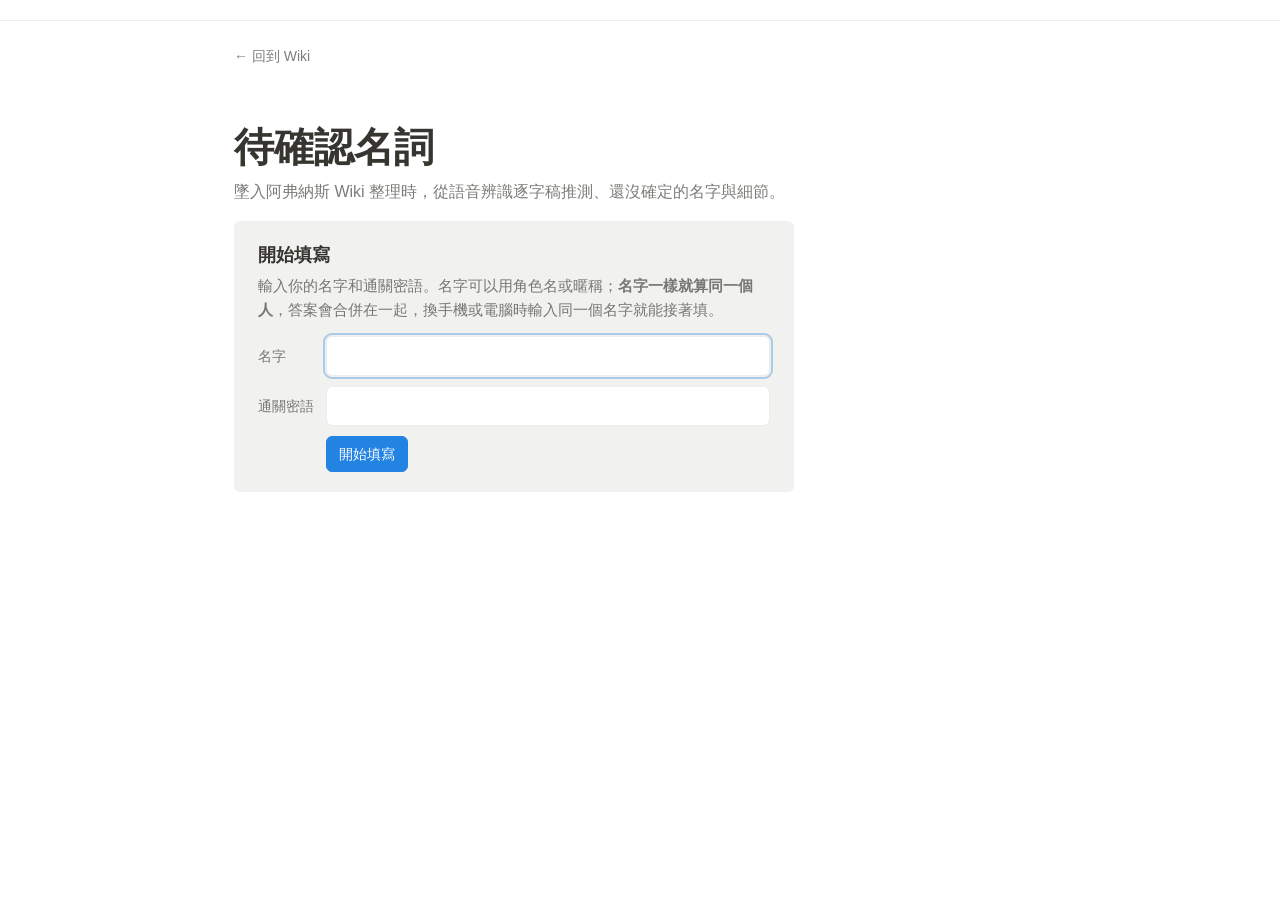
<file: docs/confirm/index.html>
<!doctype html>
<html lang="zh-Hant">
<head>
<meta charset="utf-8">
<meta name="viewport" content="width=device-width, initial-scale=1">
<meta name="robots" content="noindex, nofollow">
<title>待確認名詞</title>
<!--
  墜入阿弗納斯 Wiki：待確認名詞的填寫表單。
  網站上的網址是 <site_url>/confirm/（不在導覽列、不給搜尋引擎收錄）。
  - 共用模式（API_URL 有填）：輸入名字與通關密語後填寫，答案即時存進 Google 試算表，
    每題下方列出其他人的答案；名字相同（不分大小寫、全半形、前後空白）就視為同一人，答案合併。
    後端程式與安裝步驟見 wiki\tools\confirm-sheet.gs。
  - 本機模式（API_URL 空白）：答案只暫存在瀏覽器，用「儲存 JSON」存成 confirm-answers.json。
  題目資料在下方 ITEMS；新增題目時沿用同樣的欄位，id 不要重複、不要改已經用過的 id
  （試算表用 id 對應答案）。
-->
<style>
  :root {
    --bg: #ffffff; --bg-2: #f7f7f5; --text: #37352f; --text-2: rgba(55,53,47,.65); --text-3: rgba(55,53,47,.45);
    --line: rgba(55,53,47,.09); --hover: rgba(55,53,47,.06); --callout: #f1f1ef;
    --accent: #2383e2; --ok: #0f7b6c; --ok-bg: #dbeddb; --warn: #d9730d; --warn-bg: #faebdd; --chip: #ebeced;
    --focus: rgba(35,131,226,.35);
  }
  @media (prefers-color-scheme: dark) {
    :root:not([data-theme="light"]) {
      --bg: #191919; --bg-2: #202020; --text: rgba(255,255,255,.81); --text-2: rgba(255,255,255,.46); --text-3: rgba(255,255,255,.28);
      --line: rgba(255,255,255,.094); --hover: rgba(255,255,255,.055); --callout: #252525;
      --ok: #4dab9a; --ok-bg: #2b3b38; --warn: #ffa344; --warn-bg: #3d3124; --chip: #373737;
    }
  }
  * { box-sizing: border-box; }
  html { font-size: 16px; }
  body {
    margin: 0; background: var(--bg); color: var(--text);
    font-family: ui-sans-serif, -apple-system, BlinkMacSystemFont, "Segoe UI", "PingFang TC", "Microsoft JhengHei", "Noto Sans TC", sans-serif;
    line-height: 1.6;
  }
  .wrap { max-width: 860px; margin: 0 auto; padding: 0 24px 120px; }

  /* 頂部工具列 */
  .bar {
    position: sticky; top: 0; z-index: 10; background: var(--bg);
    border-bottom: 1px solid var(--line);
  }
  .bar-inner { max-width: 860px; margin: 0 auto; padding: 10px 24px; display: flex; gap: 8px; align-items: center; flex-wrap: wrap; }
  .progress { flex: 1 1 200px; min-width: 160px; }
  .progress-text { font-size: 14px; color: var(--text-2); }
  .progress-track { height: 6px; border-radius: 3px; background: var(--line); overflow: hidden; margin-top: 4px; }
  .progress-fill { height: 100%; width: 0; background: var(--ok); transition: width .2s; }
  button, .btn {
    font: inherit; font-size: 14px; color: var(--text); background: var(--bg);
    border: 1px solid var(--line); border-radius: 6px; padding: 6px 12px; cursor: pointer;
  }
  button:hover { background: var(--hover); }
  button:disabled { opacity: .5; cursor: default; }
  button.primary { background: var(--accent); border-color: var(--accent); color: #fff; }
  button.primary:hover { filter: brightness(1.08); }
  button:focus-visible, input:focus-visible, textarea:focus-visible { outline: 2px solid var(--focus); outline-offset: 1px; }
  .saved { font-size: 13px; color: var(--text-3); white-space: nowrap; }
  .me { font-size: 13px; color: var(--text-2); white-space: nowrap; }
  .me b { color: var(--text); font-weight: 600; }

  h1 { font-size: 40px; font-weight: 700; line-height: 1.2; margin: 56px 0 8px; }
  .lead { color: var(--text-2); margin: 0 0 16px; }
  .callout { background: var(--callout); border-radius: 6px; padding: 14px 16px; margin: 16px 0 24px; font-size: 15px; }
  .callout ol { margin: 4px 0 0; padding-left: 1.4em; }
  body:not(.online) .only-online, body.online .only-local { display: none !important; }

  /* 登入 */
  .back { margin: 24px 0 0; font-size: 14px; }
  .back a { color: var(--text-2); text-decoration: none; }
  .back a:hover { color: var(--text); text-decoration: underline; }
  .gate { max-width: 560px; padding: 20px 24px; }
  .gate-title { font-size: 18px; }
  .gate p { margin: 4px 0 14px; color: var(--text-2); }
  .gate form { display: grid; grid-template-columns: auto 1fr; gap: 10px 12px; align-items: center; }
  .gate label { font-size: 14px; color: var(--text-2); }
  .gate input {
    font: inherit; font-size: 15px; color: var(--text); background: var(--bg);
    border: 1px solid var(--line); border-radius: 6px; padding: 7px 10px; width: 100%;
  }
  .gate .gate-actions { grid-column: 2; display: flex; gap: 12px; align-items: center; flex-wrap: wrap; }
  .gate-msg { font-size: 14px; color: var(--warn); }

  .filters { display: flex; gap: 8px; flex-wrap: wrap; align-items: center; margin: 8px 0 8px; }
  .filters input[type=search] {
    flex: 1 1 220px; font: inherit; font-size: 15px; color: var(--text); background: var(--bg-2);
    border: 1px solid var(--line); border-radius: 6px; padding: 6px 10px;
  }
  .seg { display: inline-flex; border: 1px solid var(--line); border-radius: 6px; overflow: hidden; }
  .seg button { border: 0; border-radius: 0; padding: 6px 12px; }
  .seg button[aria-pressed="true"] { background: var(--hover); font-weight: 600; }

  h2 { font-size: 24px; font-weight: 600; margin: 40px 0 4px; }
  .group-desc { color: var(--text-2); font-size: 15px; margin: 0 0 12px; }

  .card { border: 1px solid var(--line); border-radius: 8px; padding: 16px; margin: 12px 0; }
  .card.done { border-color: color-mix(in srgb, var(--ok) 45%, var(--line)); }
  .card-head { display: flex; gap: 8px; align-items: flex-start; justify-content: space-between; }
  .q { font-size: 16px; font-weight: 600; margin: 0; }
  .badge { flex: none; font-size: 12px; border-radius: 3px; padding: 1px 6px; background: var(--chip); color: var(--text-2); white-space: nowrap; }
  .badge.ok { background: var(--ok-bg); color: var(--ok); }
  .badge.unsure { background: var(--warn-bg); color: var(--warn); }
  .meta { font-size: 14px; color: var(--text-2); margin: 6px 0 10px; }
  .meta b { color: var(--text); font-weight: 500; }
  .row { display: flex; gap: 8px; flex-wrap: wrap; align-items: center; margin: 8px 0; }
  .label { font-size: 13px; color: var(--text-3); min-width: 72px; }
  .chip {
    font-size: 14px; border: 1px solid var(--line); background: var(--chip); color: var(--text);
    border-radius: 999px; padding: 2px 10px; cursor: pointer;
  }
  .chip:hover { filter: brightness(.96); }
  input.answer {
    flex: 1 1 260px; font: inherit; font-size: 16px; color: var(--text); background: var(--bg);
    border: 1px solid var(--line); border-radius: 6px; padding: 7px 10px;
  }
  textarea.note {
    width: 100%; font: inherit; font-size: 14px; color: var(--text); background: var(--bg-2);
    border: 1px solid var(--line); border-radius: 6px; padding: 6px 10px; min-height: 36px; resize: vertical;
  }
  .opt { display: inline-flex; align-items: center; gap: 6px; font-size: 15px; padding: 4px 10px; border: 1px solid var(--line); border-radius: 6px; cursor: pointer; user-select: none; }
  .opt:has(input:checked) { background: var(--hover); border-color: var(--text-3); font-weight: 600; }
  .opt input { margin: 0; }
  .actions { display: flex; gap: 8px; flex-wrap: wrap; margin-top: 10px; }
  .actions button { font-size: 13px; padding: 4px 10px; }

  /* 其他人的答案 */
  .others { margin-top: 12px; padding-top: 8px; border-top: 1px dashed var(--line); font-size: 14px; }
  .others-title { font-size: 13px; color: var(--text-3); margin-bottom: 2px; }
  .other { color: var(--text-2); }
  .other b { color: var(--text); font-weight: 500; }
  .other-note { display: block; font-size: 13px; color: var(--text-3); padding-left: 1em; white-space: pre-wrap; }

  .empty { color: var(--text-3); padding: 24px 0; text-align: center; }
  .hidden { display: none !important; }

  @media (max-width: 600px) {
    .wrap, .bar-inner { padding-left: 16px; padding-right: 16px; }
    h1 { font-size: 30px; margin-top: 32px; }
    .label { min-width: 0; width: 100%; }
    .gate form { grid-template-columns: 1fr; }
    .gate .gate-actions { grid-column: 1; }
  }
</style>
</head>
<body>
<div class="bar">
  <div class="bar-inner">
    <div class="progress">
      <div class="progress-text" id="progressText">已填 0 / 0</div>
      <div class="progress-track"><div class="progress-fill" id="progressFill"></div></div>
    </div>
    <span class="saved" id="savedHint">尚未修改</span>
    <span class="me only-online hidden" id="me"></span>
    <button id="btnSwitch" class="only-online hidden" type="button">換人</button>
    <button id="btnRefresh" class="only-online hidden" type="button">重新整理</button>
    <button id="btnExport" class="only-online hidden" type="button">下載全部答案</button>
    <button id="btnImport" class="only-local" type="button">載入 JSON</button>
    <button id="btnSave" class="primary only-local" type="button">儲存 JSON</button>
    <input type="file" id="fileInput" accept="application/json,.json" class="hidden">
  </div>
</div>

<main class="wrap">
  <p class="back"><a href="../">← 回到 Wiki</a></p>
  <h1>待確認名詞</h1>
  <p class="lead">墜入阿弗納斯 Wiki 整理時，從語音辨識逐字稿推測、還沒確定的名字與細節。</p>

  <section class="callout gate only-online hidden" id="gate">
    <b class="gate-title">開始填寫</b>
    <p>輸入你的名字和通關密語。名字可以用角色名或暱稱；<b>名字一樣就算同一個人</b>，答案會合併在一起，換手機或電腦時輸入同一個名字就能接著填。</p>
    <form id="gateForm" autocomplete="on">
      <label for="gateName">名字</label>
      <input id="gateName" name="nickname" maxlength="30" required autocomplete="nickname">
      <label for="gateKey">通關密語</label>
      <input id="gateKey" type="password" required autocomplete="current-password">
      <div class="gate-actions">
        <button class="primary" type="submit" id="gateBtn">開始填寫</button>
        <span class="gate-msg" id="gateMsg" role="status"></span>
      </div>
    </form>
  </section>

  <div id="app">
    <div class="callout">
      <b>怎麼填</b>
      <ol class="only-online">
        <li>知道正確答案就直接填；網站目前的寫法正確，按「目前寫法正確」。</li>
        <li>點「辨識到的寫法」可以把它帶進輸入框再修改。</li>
        <li>不記得就按「不確定」，或直接跳過。</li>
        <li>答案會<b>自動存到共用的答案表</b>，每題下方會列出其他人填的答案；填到一半關掉也沒關係，下次打開會接著填。</li>
      </ol>
      <ol class="only-local">
        <li>知道正確答案就直接填；網站目前的寫法正確，按「目前寫法正確」。</li>
        <li>點「辨識到的寫法」可以把它帶進輸入框再修改。</li>
        <li>不記得就按「不確定」，或直接跳過。</li>
        <li>填寫內容會自動暫存在這個瀏覽器裡；全部填完（或想先存一次）時按右上角「<b>儲存 JSON</b>」，存成 <code>wiki\tools\confirm-answers.json</code>。</li>
      </ol>
    </div>

    <div class="filters">
      <input type="search" id="search" placeholder="搜尋題目、名字或集數…" aria-label="搜尋">
      <div class="seg" role="group" aria-label="篩選">
        <button type="button" data-filter="all" aria-pressed="true">全部</button>
        <button type="button" data-filter="todo" aria-pressed="false">未填</button>
        <button type="button" data-filter="done" aria-pressed="false">已填</button>
      </div>
    </div>

    <div id="list"></div>
    <p class="empty hidden" id="empty">沒有符合的題目。</p>
  </div>
</main>

<script>
/* ---------- 題目資料 ----------
   type: name（填寫正確寫法）／who（勾選隊員，可複選）／fact（對、不對、不確定）／choice（單選 options）
   cur：網站目前的寫法；alts：語音辨識出現過的寫法；ep：出現的集數；ctx：補充說明 */
const PCS = ['安格', '歐蓓', '蓋比', '奎恩', '維提克', '凱侖'];
const GROUPS = [
  { id: 'people', title: '人物的名字', desc: '網站目前沿用名詞表的寫法，或因為不確定而沒有寫出名字。' },
  { id: 'places', title: '地點與物品的名字', desc: '' },
  { id: 'who', title: '是誰做的', desc: '摘要中標示「推測」的說話者或行動者，網站目前都寫成「一名隊員」。可以複選。' },
  { id: 'facts', title: '推論核對', desc: '把不同集數串起來的推論，或劇情細節的判斷。' },
  { id: 'terms', title: '怪物與術語的正式譯名', desc: '網站目前用的是辨識出來的寫法，不確定是不是正式譯名。' },
  { id: 'misc', title: '其他', desc: '' },
];
const ITEMS = [
  // 人物
  { id: 'boss-0426', g: 'people', type: 'name', q: '萬瑟姆普宅地下黑曜石祭壇的女性頭目', cur: '（網站寫「女性頭目」）', alts: ['大主教', '阿美利亞'], ep: '0426、0524' },

  // 地點與物品
  { id: 'kings-field', g: 'places', type: 'name', q: '崔希哥與希爾維亞撿到露露的地方（博德之門以東）', cur: '王者原野', alts: ['王者原野', '王者園夜'], ep: '0712' },
  { id: 'idyllglen', g: 'places', type: 'name', q: '露露回憶中被豺狼人侵擾的小鎮', cur: '艾德爾格蘭', alts: ['艾德爾格蘭', '愛德爾格蘭'], ep: '0051' },

  // 是誰做的
  { id: 'who-0907-pattern', g: 'who', type: 'who', q: '0907（2）施放催眠圖紋的隊員', guess: '歐蓓', ep: '0907-2' },
  { id: 'who-0914-sleep', g: 'who', type: 'who', q: '0914 用睡眠術抓住夸賽魔（蜈蚣）的隊員', guess: '凱侖', ep: '0914' },
  { id: 'who-1108-confess', g: 'who', type: 'who', q: '1108 向凱侖坦白「開始想起故鄉的生活」的隊員', guess: '歐蓓', ep: '1108' },
  { id: 'who-1225-blood', g: 'who', type: 'who', q: '202512-2 割破維提克的手、讓血流進詹德嘴裡的隊員', guess: '奎恩', ep: '202512-2' },
  { id: 'who-0103-angor', g: 'who', type: 'who', q: '0103 私下找安格、說擔心阿弗安危的隊員', guess: '奎恩', ep: '0103' },
  { id: 'who-0103-vitik', g: 'who', type: 'who', q: '0103 私下找維提克、懷疑露露仍是扎瑞爾盟友的隊員', guess: '凱侖', ep: '0103' },
  { id: 'who-0038-goal', g: 'who', type: 'who', q: '0038 說「我們的目的不是殺扎瑞爾，而是解除她與艾爾托瑞爾居民的契約」的隊員', guess: '維提克', ep: '0038' },

  // 推論核對
  { id: 'fact-scholar', g: 'facts', type: 'fact', q: '0517 從地牢救出的學者，就是之後同行到燭堡的學者福萊斯特', ep: '0517、0628' },
  { id: 'fact-old-lady', g: 'facts', type: 'fact', q: '0517 一起救出的老婦人，就是 0614 提到「原本保管加葛斯之盾的家族」的那位女士', ep: '0517、0614' },
  { id: 'fact-0907', g: 'facts', type: 'fact', q: '0907（1）和（2）是同一天團務的上半場與下半場', ep: '0907-1、0907-2', ctx: '先前你說兩者內容無關、要分開處理，但內容看起來是直接接續的。' },
  { id: 'fact-quasit-dead', g: 'facts', type: 'fact', q: '0914 趁亂逃跑的夸賽魔，最後被隊伍殺死了', ep: '0914' },
  { id: 'fact-wasps', g: 'facts', type: 'fact', q: '0103 的黃蜂戰，是加葛斯之盾放出邪惡的靈光把黃蜂嚇跑才結束的', ep: '0103、0036', ctx: '這段沒有錄到，網站目前寫「疑似」。' },
  { id: 'fact-divination', g: 'facts', type: 'fact', q: '202601 占卜第一題「扎瑞爾是否還有可能變回善良？」的答案是「是」', ep: '202601' },
  { id: 'fact-1123', g: 'facts', type: 'fact', q: '1123（酥魚匕首心）沒有本戰役的劇情，1122 和 1126 之間沒有缺集', ep: '1122、1123、1126' },

  // 怪物與術語
  { id: 'term-dretch', g: 'terms', type: 'name', q: '最弱的小型惡魔，會噴出惡臭毒氣（Dretch）', cur: '雀魔', alts: ['雀魔'], ep: '0907-2、0051' },
  { id: 'term-mezzoloth', g: 'terms', type: 'name', q: '六肢、持三叉戟的人形昆蟲邪魔（Mezzoloth）', cur: '麥哲羅斯魔', alts: ['麥哲羅斯魔'], ep: '0907-2、0914' },
  { id: 'term-hellwasp', g: 'terms', type: 'name', q: '奈祖貢的同伴、會說煉獄語的大黃蜂（Hell Wasp）', cur: '地獄黃蜂', alts: ['地獄黃蜂'], ep: '202512-1、0103' },
  { id: 'term-stirge', g: 'terms', type: 'name', q: '吸血的小型飛行生物（Stirge）', cur: '蚊蝠', alts: ['蚊蝠'], ep: '1126、202512-1' },
  { id: 'term-barlgura', g: 'terms', type: 'name', q: '猩猩般笨重、會大跳的惡魔（Barlgura）', cur: '巴古拉魔', alts: ['巴古拉魔'], ep: '0051' },
  { id: 'term-bonewhelk', g: 'terms', type: 'name', q: '背上黏著骷髏、用觸手黏人的生物（Bone Whelk）', cur: '骨螺', alts: ['骨螺'], ep: '松江南京站' },
  { id: 'term-marilith-gnoll', g: 'terms', type: 'name', q: '0051 用六臂蛇魔數據的豺狼人', cur: '六臂豺狼人', alts: ['六臂豺狼人'], ep: '0051' },
  { id: 'term-gutbusters', g: 'terms', type: 'name', q: '野豬人首領拉加德拉格的幫派（團中解釋為「內臟」）', cur: '（網站沒有寫出）', alts: ['寫帳幫'], ep: '1115' },

  // 其他
  // —— 2026-10-19 新增：0039～0044 ——
  { id: 'uldrak-realm', g: 'people', type: 'name', q: '烏爾德拉克邀隊伍日後去找他的國度', cur: '（網站沒有寫出）', alts: ['蘇爾特'], ep: '0039' },
  { id: 'imp-guide', g: 'people', type: 'name', q: '0041 替貝爾帶路的小魔鬼', cur: '（網站沒有寫出）', alts: ['巴拉卡羅斯'], ep: '0041' },
  { id: 'ferry-captain', g: 'people', type: 'name', q: '0041 冥河渡船的船長', cur: '（網站沒有寫出）', alts: ['克林甲克'], ep: '0041' },
  { id: 'who-0039-stop', g: 'who', type: 'who', q: '0039 制止烏爾德拉克殺死投降角魔的隊員', guess: '維提克', ep: '0039' },
  { id: 'who-0039-good', g: 'who', type: 'who', q: '0039 獨角獸離開前，藉「最後一次改變陣營的機會」恢復善良的隊員', guess: '蓋比', ep: '0039' },
  { id: 'who-0040-weapon', g: 'who', type: 'who', q: '0040 考慮花 5 枚靈魂幣買 +1 武器的隊員', guess: '蓋比', ep: '0040', ctx: '最後有沒有買，請在備註說明。' },
  { id: 'who-0041-armor', g: 'who', type: 'who', q: '0041 貝爾送的惡魔護甲給了誰', guess: '維提克', ep: '0041' },
  { id: 'who-0041-release', g: 'who', type: 'who', q: '0041 塞兩枚靈魂幣、說服奧術魔放走被拷問惡魔的隊員', guess: '歐蓓', ep: '0041、0042', ctx: '0042 的前情提要說是維提克說服的，兩集說法不同。' },
  { id: 'who-0041-kill', g: 'who', type: 'who', q: '0041 擊倒被拷問惡魔的是誰', guess: '露露（不在選項中，請寫在備註）', ep: '0041、0042' },
  { id: 'who-0044-ichor', g: 'who', type: 'who', q: '0044 背著安格把穢液收進次元袋的兩名隊員', guess: '歐蓓、維提克', ep: '0044', ctx: '安格最後拿走幾瓶（推測 10 瓶）也請在備註說明。' },
  { id: 'fact-0042-songjiang', g: 'facts', type: 'fact', q: '0042（錄音筆）和松江南京站（手機）是同一次團務的前段與後段', ep: '0042、松江南京站' },
  { id: 'fact-0040-race', g: 'facts', type: 'fact', q: '0040 奎恩的契約要讓弟弟變成提夫林', ep: '0040', ctx: '辨識為「體股靈／皮膚靈」，網站只寫「變回一個普通人」。' },
  { id: 'fact-0044-quinn', g: 'facts', type: 'fact', q: '0044 奎恩沒有出場（玩家缺席）', ep: '0044' },
  { id: 'term-arcanaloth', g: 'terms', type: 'name', q: '胡狼頭、戴眼鏡的學者邪魔（Arcanaloth）', cur: '奧術魔', alts: ['奧術魔'], ep: '0041 起' },
  { id: 'term-skull-demon', g: 'terms', type: 'name', q: '0041 被貝爾拷問、像沒有脖子的巨大腦袋的情報惡魔', cur: '（網站只描述外觀）', alts: ['巨顱魔', '聚爐魔', '巨爐魔'], ep: '0041、0042' },
  { id: 'term-slaad', g: 'terms', type: 'name', q: '0044 侏儒變成的青蛙臉怪物（0045 自稱古林）', cur: '（網站只描述外觀）', alts: ['史拉德', '綠色史拉德'], ep: '0044、0045' },
  { id: 'term-divination', g: 'terms', type: 'name', q: '0040 凱侖花 25 金幣材料、以儀式向伊爾馬特發問的法術', cur: '（網站寫「以儀式向伊爾馬特詢問」）', alts: ['卜筮術'], ep: '0040' },
  { id: 'term-ferry-crew', g: 'terms', type: 'name', q: '0041 冥河渡船的船長與划船手的種族', cur: '（網站寫「魔鬼船長」「一群魔鬼」）', alts: ['骨魔、軍團魔'], ep: '0041' },
  // —— 2026-11-02 新增：Monkie酒吧 2～4、0045～0050 ——
  { id: 'kostchtchie', g: 'people', type: 'name', q: '被鎖在深坑裡的惡魔領主「憤怒王子」', cur: '柯斯徹齊', alts: ['柯斯徹齊', '科斯特奇'], ep: 'Monkie 4、0049' },
  { id: 'who-monkie2-worry', g: 'who', type: 'who', q: 'Monkie 2 開頭跟凱侖說「很擔心」的隊員', guess: '維提克', ep: 'Monkie 2' },
  { id: 'who-0047-vitik', g: 'who', type: 'who', q: '0047 對自己使用托姆的恩賜、恢復善良並向凱侖道歉的隊員', guess: '維提克', ep: '0047', ctx: '網站已直接寫維提克（0049 彩繪玻璃窗只祝福善良者，維提克有得到）。' },
  { id: 'who-0048-gargas', g: 'who', type: 'who', q: '0048 在魔鄧肯的塔前和加葛斯對話、勸他信伊爾馬特的隊員', guess: '凱侖', ep: '0048' },
  { id: 'who-0048-book', g: 'who', type: 'who', q: '0048 拿到魔鄧肯簽名書的隊員', guess: '凱侖', ep: '0048' },
  { id: 'who-monkie3-bait', g: 'who', type: 'who', q: 'Monkie 3 對詹德說「這是你贖罪的機會」的隊員', guess: '奎恩', ep: 'Monkie 3' },
  { id: 'who-monkie4-unpetrify', g: 'who', type: 'who', q: 'Monkie 4 解除歐蓓石化的隊員', guess: '凱侖', ep: 'Monkie 4' },
  { id: 'who-fear-aura', g: 'who', type: 'who', q: '加葛斯給的「恐懼靈光」是給誰的', guess: '凱侖', ep: 'Monkie 4、0049', ctx: 'Monkie 4 看起來是凱侖做出承諾後得到的；0049 卻是安格說盾牌給了他。網站只寫「盾牌多了恐懼靈光」。' },
  { id: 'fact-obelisk', g: 'facts', type: 'fact', q: '0048 結尾抵達方尖碑之後，有一段劇情沒有錄到（Monkie 3 直接從地獄騎士之墓開始）', ep: '0048、Monkie 3', ctx: '網站時間線標為「可能沒有錄到」。如果是被略過，請在備註說明。' },
  { id: 'fact-levels', g: 'facts', type: 'fact', q: '0049 長休後升到 11 級，0050 才升到 12 級', ep: '0049、0050' },
  { id: 'fact-afu-good', g: 'facts', type: 'fact', q: '阿弗的陣營已經轉為善良', ep: '0050' },
  { id: 'term-nycaloth', g: 'terms', type: 'name', q: '0047～0048 魔鄧肯塔外有翅膀、體型肥胖、會隱形的魔物', cur: '（網站寫「有翅膀的魔物」）', alts: ['尼卡羅斯魔'], ep: '0047、0048' },
  { id: 'term-gorgon', g: 'terms', type: 'name', q: '奧蘭蘇斯戰車的坐騎（會噴石化吐息的牛）', cur: '石化牛', alts: ['石化牛'], ep: 'Monkie 3' },
  { id: 'term-mudskipper', g: 'terms', type: 'name', q: '0050 像巨大彈塗魚、會吐出惡魔大軍的超巨型惡魔', cur: '（網站只描述外觀）', alts: ['卡洛克托克'], ep: '0050' },
  { id: 'term-hezrou', g: 'terms', type: 'name', q: '0050～0051 青蛙臉、惡臭的大型惡魔（推測 Hezrou）', cur: '（網站只描述外觀）', alts: ['狂戰魔'], ep: '0050、0051' },
];

/* ---------- 設定 ----------
   Google Apps Script 網頁應用程式的網址（後端與安裝步驟見 wiki\tools\confirm-sheet.gs）。
   空白時是本機模式：答案只存在這個瀏覽器，用「儲存 JSON」存檔。 */
const API_URL = 'https://script.google.com/macros/s/AKfycbwFlLYfNF3gNsTYWklCeenBZ9egkcJMm3k2v6cMIbELkQcUYpmHqdyzMVRVa61Zd4uO/exec';
const ONLINE = !!API_URL;
if (ONLINE) document.body.classList.add('online');

/* ---------- 狀態 ---------- */
const LOCAL_KEY = 'avernus-confirm-terms-v1';     // 本機模式的答案
const SESSION_KEY = 'avernus-confirm-online-v1';  // 共用模式的名字、通關密語與還沒同步的答案
let answers = {};                                 // 自己的答案：id → { answer, who, note, status }
let session = { name: '', key: '', pending: {} };
let others = {}, lastRows = [];                   // 其他人的答案：id → [row]；lastRows 是整張答案表
let filter = 'all', query = '', fileHandle = null, dirty = false, syncTimer = null, syncing = false;

const $ = (s, el = document) => el.querySelector(s);
const esc = s => String(s ?? '').replace(/[&<>"]/g, c => ({ '&': '&amp;', '<': '&lt;', '>': '&gt;', '"': '&quot;' }[c]));
const blank = () => ({ answer: '', who: [], note: '', status: '' });
const get = id => (answers[id] ||= blank());
// 名字相同就算同一人：統一全半形、空白與大小寫（後端用一樣的規則）
const cleanName = s => String(s ?? '').normalize('NFKC').trim().replace(/\s+/g, ' ');
const nameKey = s => cleanName(s).toLowerCase();
const clock = () => { const t = new Date(); return `${t.getHours()}:${String(t.getMinutes()).padStart(2, '0')}`; };
const hint = msg => { $('#savedHint').textContent = msg; };

function readStore(k, fallback) { try { return JSON.parse(localStorage.getItem(k) || 'null') || fallback; } catch (e) { return fallback; } }
function writeStore(k, v) { try { localStorage.setItem(k, JSON.stringify(v)); } catch (e) {} }

if (ONLINE) { session = { ...session, ...readStore(SESSION_KEY, {}) }; session.pending ||= {}; }
else answers = readStore(LOCAL_KEY, {});

function isDone(item) {
  const a = answers[item.id];
  if (!a) return false;
  return a.status === 'confirmed' || a.status === 'unsure' || !!(a.answer && a.answer.trim()) || (a.who && a.who.length > 0);
}

function persist(id) {
  if (ONLINE) {
    if (id) session.pending[id] = { ...blank(), ...answers[id] };
    writeStore(SESSION_KEY, session);
    scheduleSync();
  } else {
    writeStore(LOCAL_KEY, answers);
    dirty = true;
    hint('已暫存在瀏覽器（尚未儲存 JSON）');
  }
  updateProgress();
}

/* ---------- 畫面 ---------- */
function cardHTML(item) {
  const a = answers[item.id] || {};
  const status = isDone(item) ? (a.status === 'unsure' ? '<span class="badge unsure">不確定</span>' : '<span class="badge ok">已填</span>') : '<span class="badge">未填</span>';
  let meta = `<div class="meta">`;
  if (item.cur) meta += `網站目前：<b>${esc(item.cur)}</b>　`;
  if (item.guess) meta += `摘要推測：<b>${esc(item.guess)}</b>　`;
  meta += `集數：${esc(item.ep)}`;
  if (item.ctx) meta += `<br>${esc(item.ctx)}`;
  meta += `</div>`;

  let body = '';
  if (item.type === 'name') {
    if (item.alts?.length) body += `<div class="row"><span class="label">辨識到的寫法</span>${item.alts.map(t => `<button type="button" class="chip" data-fill="${esc(t)}">${esc(t)}</button>`).join('')}</div>`;
    body += `<div class="row"><span class="label">正確寫法</span><input class="answer" type="text" data-field="answer" value="${esc(a.answer)}" placeholder="輸入正確的名字或譯名" aria-label="正確寫法"></div>`;
  } else if (item.type === 'who') {
    const who = a.who || [];
    body += `<div class="row"><span class="label">是誰</span>${[...PCS, '其他'].map(p => `<label class="opt"><input type="checkbox" data-who="${esc(p)}" ${who.includes(p) ? 'checked' : ''}>${esc(p)}</label>`).join('')}</div>`;
  } else if (item.type === 'fact' || item.type === 'choice') {
    const opts = item.type === 'fact' ? ['對', '不對'] : item.options;
    body += `<div class="row"><span class="label">答案</span>${opts.map(o => `<label class="opt"><input type="radio" name="r-${item.id}" data-radio="${esc(o)}" ${a.answer === o ? 'checked' : ''}>${esc(o)}</label>`).join('')}</div>`;
  }
  body += `<textarea class="note" data-field="note" rows="1" placeholder="備註（可不填）" aria-label="備註">${esc(a.note)}</textarea>`;

  const actions = [];
  if (item.type === 'name' && item.cur && !item.cur.startsWith('（')) actions.push(`<button type="button" data-act="keep">目前寫法正確</button>`);
  if (item.type === 'who' && item.guess) actions.push(`<button type="button" data-act="guess">推測正確</button>`);
  actions.push(`<button type="button" data-act="unsure">不確定</button>`);
  actions.push(`<button type="button" data-act="clear">清除</button>`);

  return `<article class="card ${isDone(item) ? 'done' : ''}" data-id="${item.id}">
    <div class="card-head"><p class="q">${esc(item.q)}</p>${status}</div>
    ${meta}${body}
    <div class="actions">${actions.join('')}</div>
    <div class="others-slot">${othersHTML(item.id)}</div>
  </article>`;
}

function describe(r) {
  const parts = [];
  if (r.answer) parts.push(r.answer);
  if (r.who?.length) parts.push(r.who.join('、'));
  if (r.status === 'unsure') parts.push('不確定');
  return parts.join('，') || '（只寫了備註）';
}

function othersHTML(id) {
  const rows = others[id] || [];
  if (!rows.length) return '';
  return `<div class="others"><div class="others-title">其他人的答案（${rows.length}）</div>${rows.map(r =>
    `<div class="other"><b>${esc(r.name)}</b>：${esc(describe(r))}${r.note ? `<span class="other-note">${esc(r.note)}</span>` : ''}</div>`).join('')}</div>`;
}

function updateOthers() {
  document.querySelectorAll('.card').forEach(card => { card.querySelector('.others-slot').innerHTML = othersHTML(card.dataset.id); });
}

function render() {
  const list = $('#list');
  let html = '', shown = 0;
  for (const g of GROUPS) {
    const items = ITEMS.filter(i => i.g === g.id).filter(matches);
    if (!items.length) continue;
    shown += items.length;
    html += `<section><h2>${esc(g.title)}</h2>${g.desc ? `<p class="group-desc">${esc(g.desc)}</p>` : ''}${items.map(cardHTML).join('')}</section>`;
  }
  list.innerHTML = html;
  $('#empty').classList.toggle('hidden', shown > 0);
  updateProgress();
}

function matches(item) {
  if (filter === 'todo' && isDone(item)) return false;
  if (filter === 'done' && !isDone(item)) return false;
  if (!query) return true;
  const hay = [item.q, item.cur, item.guess, item.ep, item.ctx, ...(item.alts || []), answers[item.id]?.answer, answers[item.id]?.note].join(' ');
  return hay.toLowerCase().includes(query.toLowerCase());
}

function updateProgress() {
  const done = ITEMS.filter(isDone).length;
  $('#progressText').textContent = `已填 ${done} / ${ITEMS.length}`;
  $('#progressFill').style.width = `${(done / ITEMS.length) * 100}%`;
}

function refreshCard(id) {
  const item = ITEMS.find(i => i.id === id);
  const old = document.querySelector(`.card[data-id="${id}"]`);
  if (!old) return;
  const tmp = document.createElement('div');
  tmp.innerHTML = cardHTML(item);
  old.replaceWith(tmp.firstElementChild);
}

function refreshBadge(id) {
  const item = ITEMS.find(i => i.id === id);
  const card = document.querySelector(`.card[data-id="${id}"]`);
  if (!card) return;
  const a = answers[id] || {};
  card.classList.toggle('done', isDone(item));
  const badge = card.querySelector('.badge');
  badge.className = 'badge' + (isDone(item) ? (a.status === 'unsure' ? ' unsure' : ' ok') : '');
  badge.textContent = isDone(item) ? (a.status === 'unsure' ? '不確定' : '已填') : '未填';
}

/* ---------- 互動 ---------- */
document.addEventListener('input', e => {
  const card = e.target.closest('.card'); if (!card) return;
  const id = card.dataset.id, a = get(id), f = e.target.dataset.field;
  if (f) {
    a[f] = e.target.value;
    if (f === 'answer') a.status = e.target.value.trim() ? 'confirmed' : '';
    persist(id); refreshBadge(id);
  }
});

document.addEventListener('change', e => {
  const card = e.target.closest('.card'); if (!card) return;
  const id = card.dataset.id, a = get(id);
  if (e.target.dataset.who !== undefined) {
    const p = e.target.dataset.who;
    a.who = (a.who || []).filter(x => x !== p);
    if (e.target.checked) a.who.push(p);
    a.status = a.who.length ? 'confirmed' : '';
    persist(id); refreshBadge(id);
  } else if (e.target.dataset.radio !== undefined) {
    a.answer = e.target.dataset.radio; a.status = 'confirmed';
    persist(id); refreshBadge(id);
  }
});

document.addEventListener('click', e => {
  const btn = e.target.closest('button'); if (!btn) return;
  const card = btn.closest('.card');
  if (card) {
    const id = card.dataset.id, item = ITEMS.find(i => i.id === id), a = get(id);
    if (btn.dataset.fill !== undefined) {
      const input = card.querySelector('input.answer');
      input.value = btn.dataset.fill; a.answer = btn.dataset.fill; a.status = 'confirmed';
      persist(id); refreshBadge(id); input.focus();
      return;
    }
    const act = btn.dataset.act;
    if (act === 'keep') { a.answer = item.cur; a.status = 'confirmed'; }
    else if (act === 'guess') { a.who = item.guess.split('、'); a.status = 'confirmed'; }
    else if (act === 'unsure') { a.status = 'unsure'; }
    else if (act === 'clear') { answers[id] = blank(); }
    else return;
    persist(id); refreshCard(id);
    return;
  }
  if (btn.dataset.filter) {
    filter = btn.dataset.filter;
    document.querySelectorAll('[data-filter]').forEach(b => b.setAttribute('aria-pressed', String(b === btn)));
    render();
  }
});

$('#search').addEventListener('input', e => { query = e.target.value.trim(); render(); });

/* ---------- 共用模式：與 Google 試算表同步 ---------- */
async function api(body) {
  // 不設 Content-Type（預設 text/plain），瀏覽器就不會先送 CORS 預檢，Apps Script 才收得到
  const res = await fetch(API_URL, { method: 'POST', body: JSON.stringify(body) });
  const data = await res.json();
  if (!data.ok) { const err = new Error(data.error); err.code = data.error; throw err; }
  return data.rows || [];
}

function applyRows(rows, loadMine) {
  lastRows = rows;
  const me = nameKey(session.name);
  others = {};
  if (loadMine) answers = {};
  for (const r of rows) {
    if (r.key === me) {
      if (loadMine) answers[r.id] = { answer: r.answer || '', who: r.who || [], note: r.note || '', status: r.status || '' };
    } else (others[r.id] ||= []).push(r);
  }
  // 還沒同步成功的修改蓋在試算表的資料上面
  if (loadMine) for (const [id, a] of Object.entries(session.pending)) answers[id] = { ...a };
}

function scheduleSync(delay = 1200) {
  clearTimeout(syncTimer);
  hint('有修改，準備同步…');
  syncTimer = setTimeout(sync, delay);
}

async function sync() {
  clearTimeout(syncTimer); syncTimer = null;
  if (syncing) { syncTimer = setTimeout(sync, 800); return; }
  syncing = true;
  const sent = Object.entries(session.pending).map(([id, a]) => [id, JSON.stringify(a)]);
  hint(sent.length ? '同步中…' : '更新中…');
  try {
    const rows = await api(sent.length
      ? { action: 'save', key: session.key, name: session.name, items: sent.map(([id, s]) => ({ id, ...JSON.parse(s) })) }
      : { action: 'list', key: session.key });
    // 送出後又改過的題目留著，下一輪再送
    for (const [id, s] of sent) if (JSON.stringify(session.pending[id]) === s) delete session.pending[id];
    writeStore(SESSION_KEY, session);
    applyRows(rows, false);
    updateOthers();
    hint(Object.keys(session.pending).length ? '有修改，準備同步…' : `已同步（${clock()}）`);
  } catch (err) {
    if (err.code === 'bad_key') showGate('通關密語已經更換，請重新輸入。');
    else { hint('同步失敗，30 秒後重試（答案先暫存在這個瀏覽器）'); syncTimer = setTimeout(sync, 30000); }
  } finally {
    syncing = false;
  }
}

function showGate(msg = '') {
  $('#gate').classList.remove('hidden');
  $('#app').classList.add('hidden');
  document.querySelectorAll('.progress, #me, #btnSwitch, #btnRefresh, #btnExport').forEach(el => el.classList.add('hidden'));
  $('#gateName').value = session.name || '';
  $('#gateMsg').textContent = msg;
  $(session.name ? '#gateKey' : '#gateName').focus();
  hint('');
}

function enterApp() {
  $('#gate').classList.add('hidden');
  $('#app').classList.remove('hidden');
  document.querySelectorAll('.progress, #me, #btnSwitch, #btnRefresh, #btnExport').forEach(el => el.classList.remove('hidden'));
  $('#me').innerHTML = `填寫人：<b>${esc(session.name)}</b>`;
  render();
}

async function login(name, key) {
  const rows = await api({ action: 'list', key });
  if (nameKey(name) !== nameKey(session.name)) session.pending = {};
  session.name = name; session.key = key;
  writeStore(SESSION_KEY, session);
  applyRows(rows, true);
  enterApp();
  const mine = rows.filter(r => r.key === nameKey(name)).length;
  hint(mine ? `「${name}」之前填過 ${mine} 題，已載入，答案會合併在一起` : `已連線（${clock()}）`);
  if (Object.keys(session.pending).length) scheduleSync(300);
}

$('#gateForm').addEventListener('submit', async e => {
  e.preventDefault();
  const name = cleanName($('#gateName').value), key = $('#gateKey').value.trim();
  if (!name || !key) return;
  $('#gateBtn').disabled = true; $('#gateMsg').textContent = '連線中…';
  try { await login(name, key); $('#gateKey').value = ''; }
  catch (err) { $('#gateMsg').textContent = err.code === 'bad_key' ? '通關密語不對。' : '連不上答案表，請稍後再試。'; }
  finally { $('#gateBtn').disabled = false; }
});

$('#btnSwitch').addEventListener('click', async () => {
  if (Object.keys(session.pending).length) await sync();
  const n = Object.keys(session.pending).length;
  if (n && !confirm(`還有 ${n} 題沒有同步成功，換人會丟掉這些修改。確定要換人嗎？`)) return;
  session = { name: '', key: '', pending: {} };
  writeStore(SESSION_KEY, session);
  answers = {}; others = {}; lastRows = [];
  showGate();
});

$('#btnRefresh').addEventListener('click', () => sync());

$('#btnExport').addEventListener('click', async () => {
  await sync();
  const data = {
    source: 'wiki/docs/confirm/index.html',
    exported_at: new Date().toISOString(),
    total: ITEMS.length,
    people: [...new Set(lastRows.map(r => r.name))],
    items: ITEMS.map(i => ({
      ...baseItem(i),
      responses: lastRows.filter(r => r.id === i.id).map(r => ({
        name: r.name, answer: r.answer || null, who: r.who?.length ? r.who : null,
        status: r.status || 'unanswered', note: r.note || null, updated: r.updated,
      })),
    })),
  };
  download(JSON.stringify(data, null, 2) + '\n', 'confirm-answers.json');
  hint('已下載 confirm-answers.json，請移到 wiki\\tools\\');
});

// 關掉分頁時把還沒送出的修改盡量送出去（送不成也還留在瀏覽器，下次打開會再送）
window.addEventListener('pagehide', () => {
  if (!ONLINE || !session.key || !Object.keys(session.pending).length) return;
  const items = Object.entries(session.pending).map(([id, a]) => ({ id, ...a }));
  navigator.sendBeacon?.(API_URL, new Blob([JSON.stringify({ action: 'save', key: session.key, name: session.name, items })], { type: 'text/plain;charset=UTF-8' }));
});

/* ---------- 本機模式：儲存與載入 JSON ---------- */
function baseItem(i) {
  return {
    id: i.id, group: GROUPS.find(g => g.id === i.g).title, type: i.type, question: i.q,
    episodes: i.ep, current_on_site: i.cur ?? null, recognized_as: i.alts ?? null, guess: i.guess ?? null,
  };
}

function buildExport() {
  return {
    source: 'wiki/docs/confirm/index.html',
    exported_at: new Date().toISOString(),
    total: ITEMS.length,
    answered: ITEMS.filter(isDone).length,
    items: ITEMS.map(i => {
      const a = answers[i.id] || {};
      return {
        ...baseItem(i),
        answer: a.answer || null, who: a.who?.length ? a.who : null, status: a.status || 'unanswered', note: a.note || null,
      };
    }),
  };
}

function download(text, filename) {
  const a = document.createElement('a');
  a.href = URL.createObjectURL(new Blob([text], { type: 'application/json' }));
  a.download = filename;
  document.body.appendChild(a); a.click(); a.remove();
  setTimeout(() => URL.revokeObjectURL(a.href), 1000);
}

async function saveJSON() {
  const text = JSON.stringify(buildExport(), null, 2) + '\n';
  try {
    if (window.showSaveFilePicker) {
      if (!fileHandle) {
        fileHandle = await window.showSaveFilePicker({
          suggestedName: 'confirm-answers.json',
          types: [{ description: 'JSON', accept: { 'application/json': ['.json'] } }],
        });
      }
      const w = await fileHandle.createWritable();
      await w.write(text); await w.close();
      markSaved(`已儲存到 ${fileHandle.name}`);
      return;
    }
  } catch (err) {
    if (err && err.name === 'AbortError') return;
    fileHandle = null; // 權限失效等狀況，改用下載
  }
  download(text, 'confirm-answers.json');
  markSaved('已下載 confirm-answers.json，請移到 wiki\\tools\\');
}

function markSaved(msg) {
  dirty = false;
  hint(`${msg}（${clock()}）`);
}

$('#btnSave').addEventListener('click', saveJSON);
document.addEventListener('keydown', e => {
  if ((e.ctrlKey || e.metaKey) && e.key.toLowerCase() === 's') { e.preventDefault(); ONLINE ? sync() : saveJSON(); }
});

$('#btnImport').addEventListener('click', () => $('#fileInput').click());
$('#fileInput').addEventListener('change', async e => {
  const file = e.target.files[0]; if (!file) return;
  try {
    const data = JSON.parse(await file.text());
    const items = Array.isArray(data.items) ? data.items : [];
    let n = 0;
    for (const it of items) {
      if (!ITEMS.some(i => i.id === it.id)) continue;
      answers[it.id] = {
        answer: it.answer || '', who: it.who || [], note: it.note || '',
        status: it.status === 'unanswered' ? '' : (it.status || ''),
      };
      n++;
    }
    persist(); render();
    hint(`已從 ${file.name} 載入 ${n} 題`);
  } catch (err) {
    alert('無法讀取這個檔案，請確認是這個表單儲存的 JSON。');
  }
  e.target.value = '';
});

window.addEventListener('beforeunload', e => {
  const unsaved = ONLINE ? (syncing || Object.keys(session.pending).length > 0) : dirty;
  if (unsaved) { e.preventDefault(); e.returnValue = ''; }
});

/* ---------- 開始 ---------- */
// 共用模式每次打開都先填名字與通關密語（名字帶入上次用的）
if (!ONLINE) render();
else showGate();
</script>
</body>
</html>
</file>
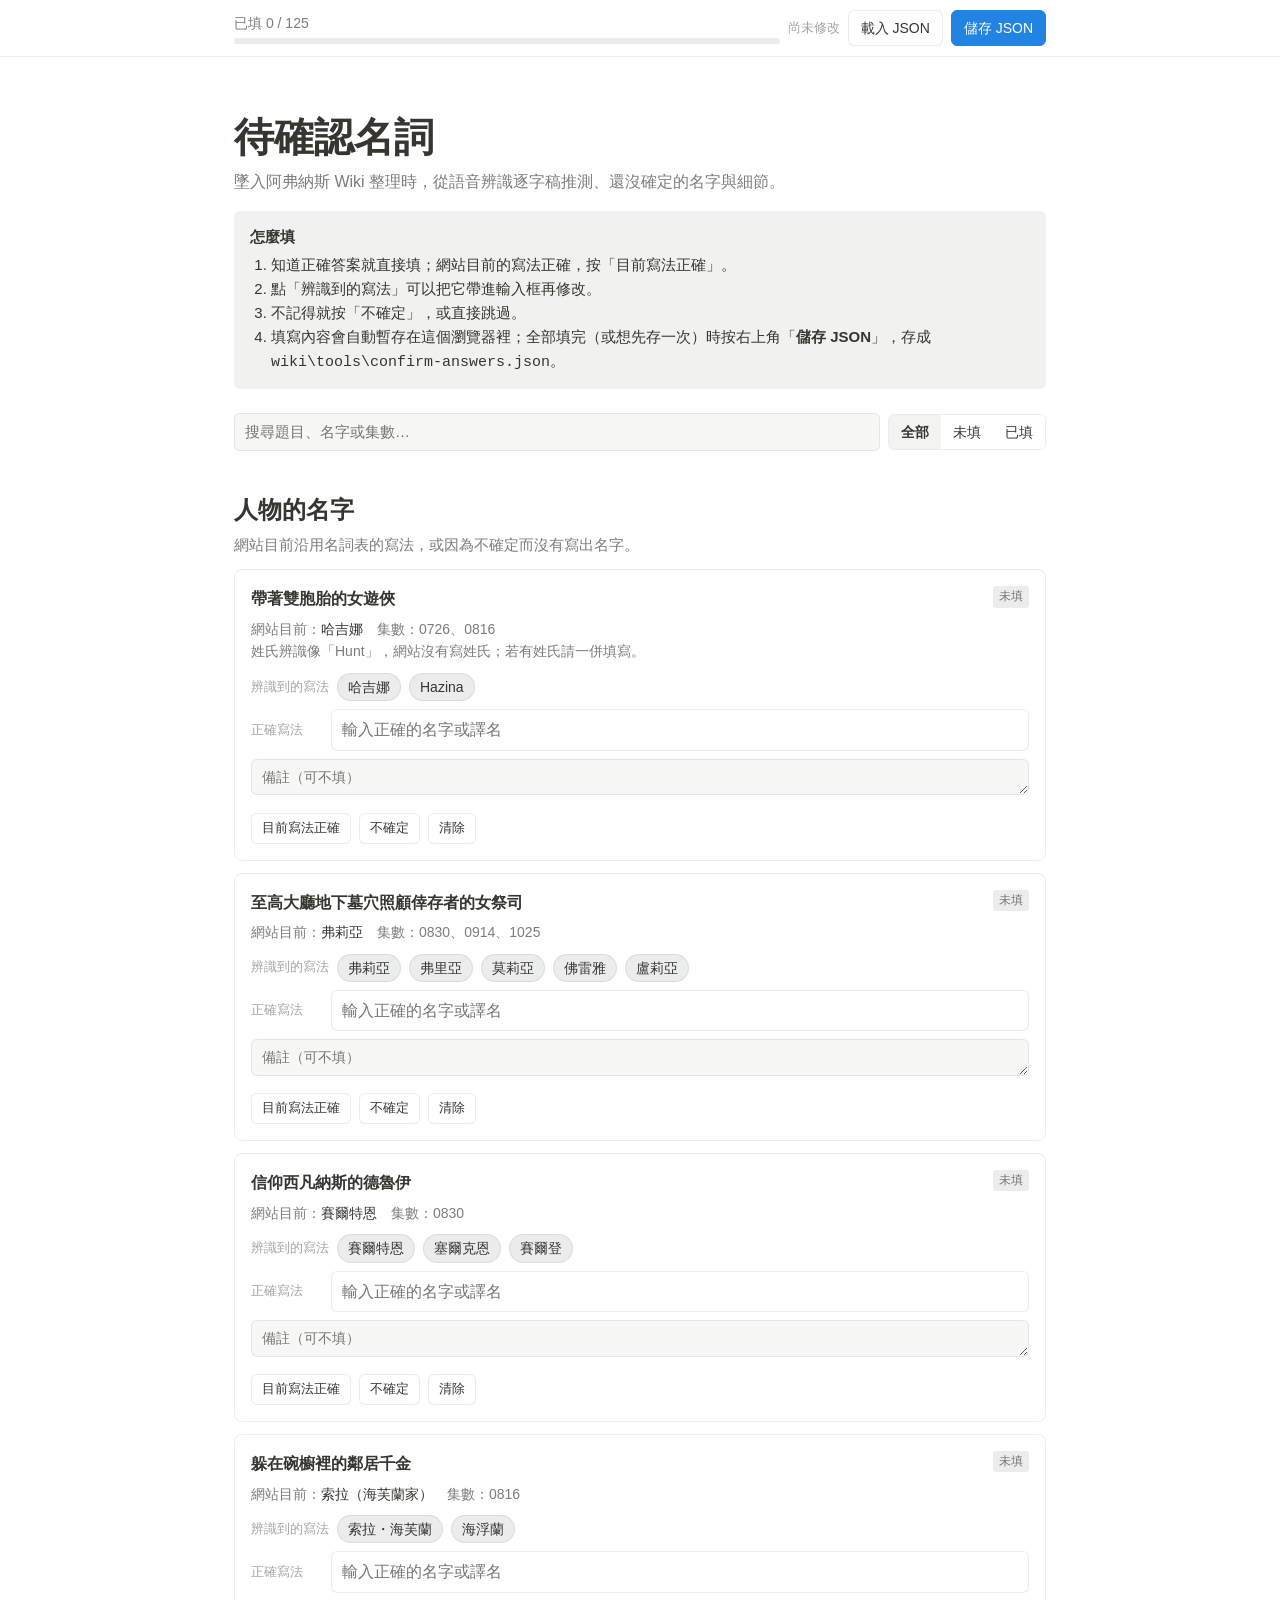
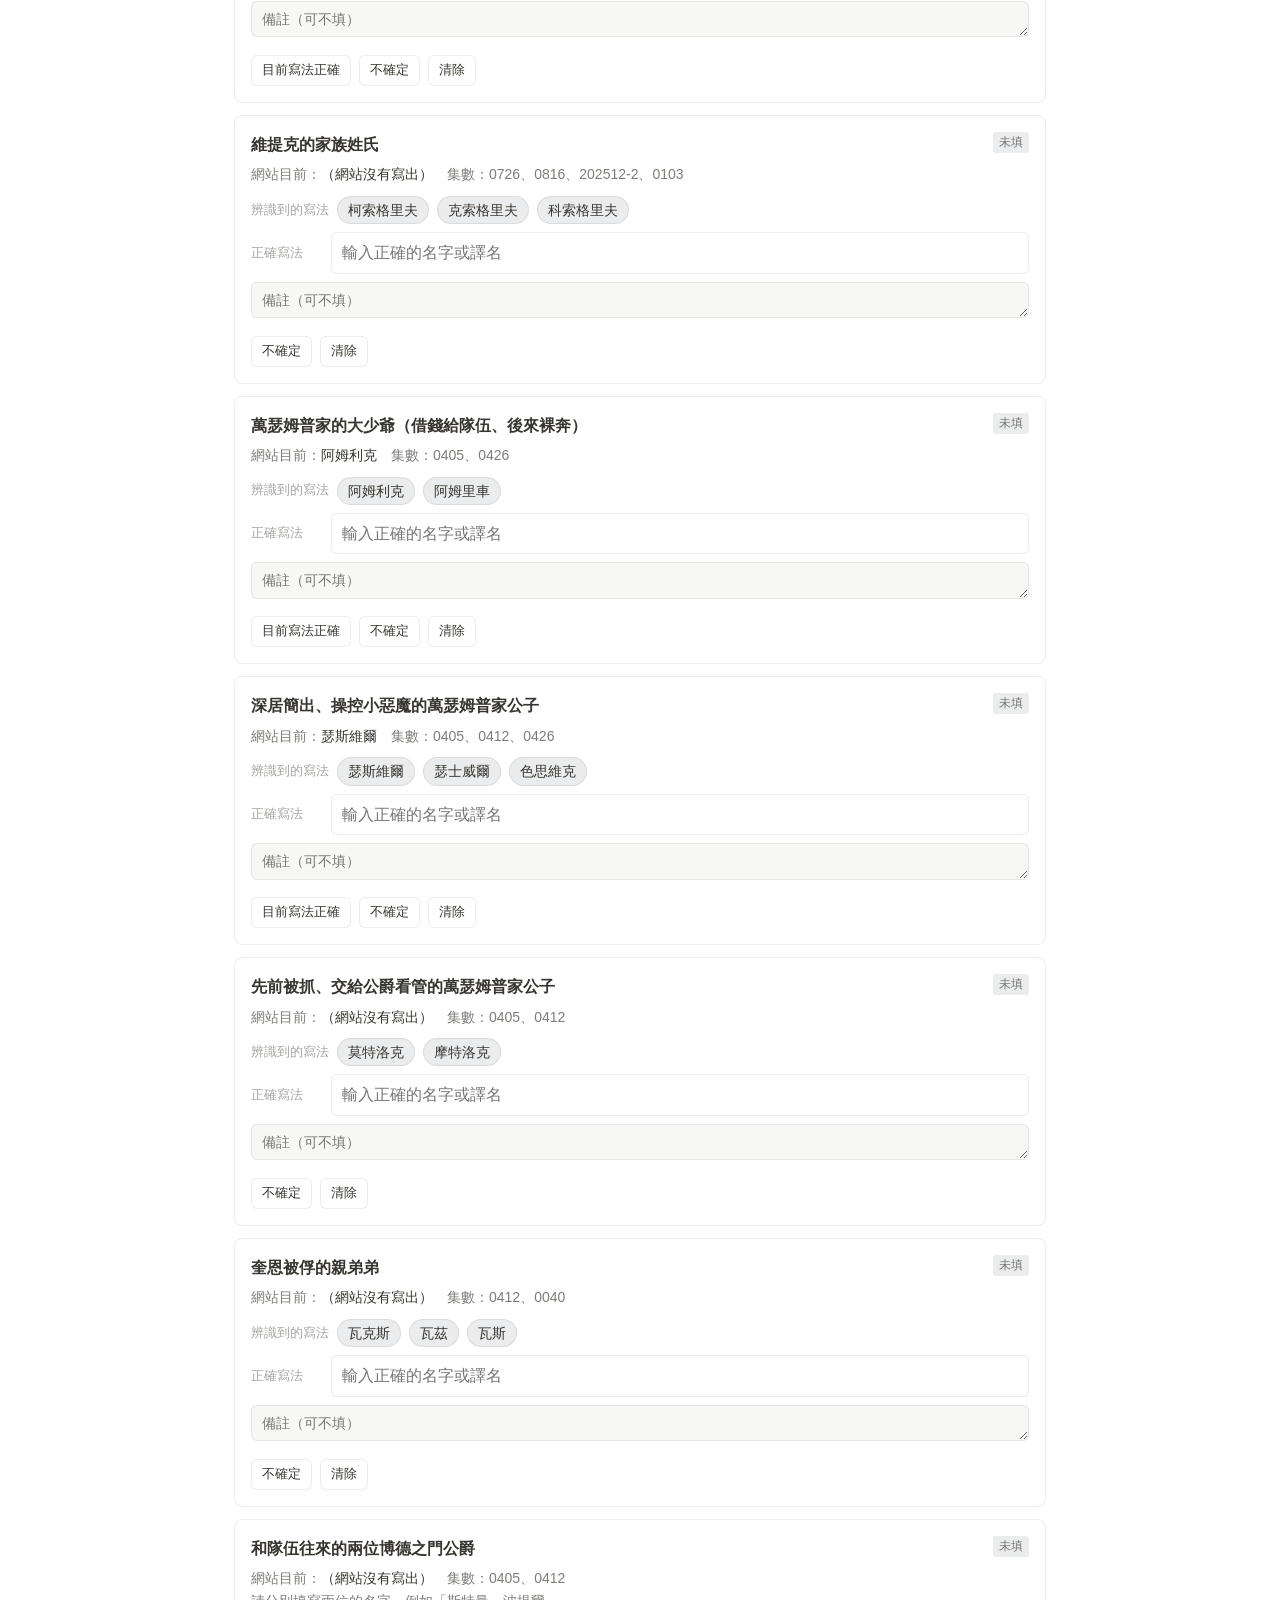
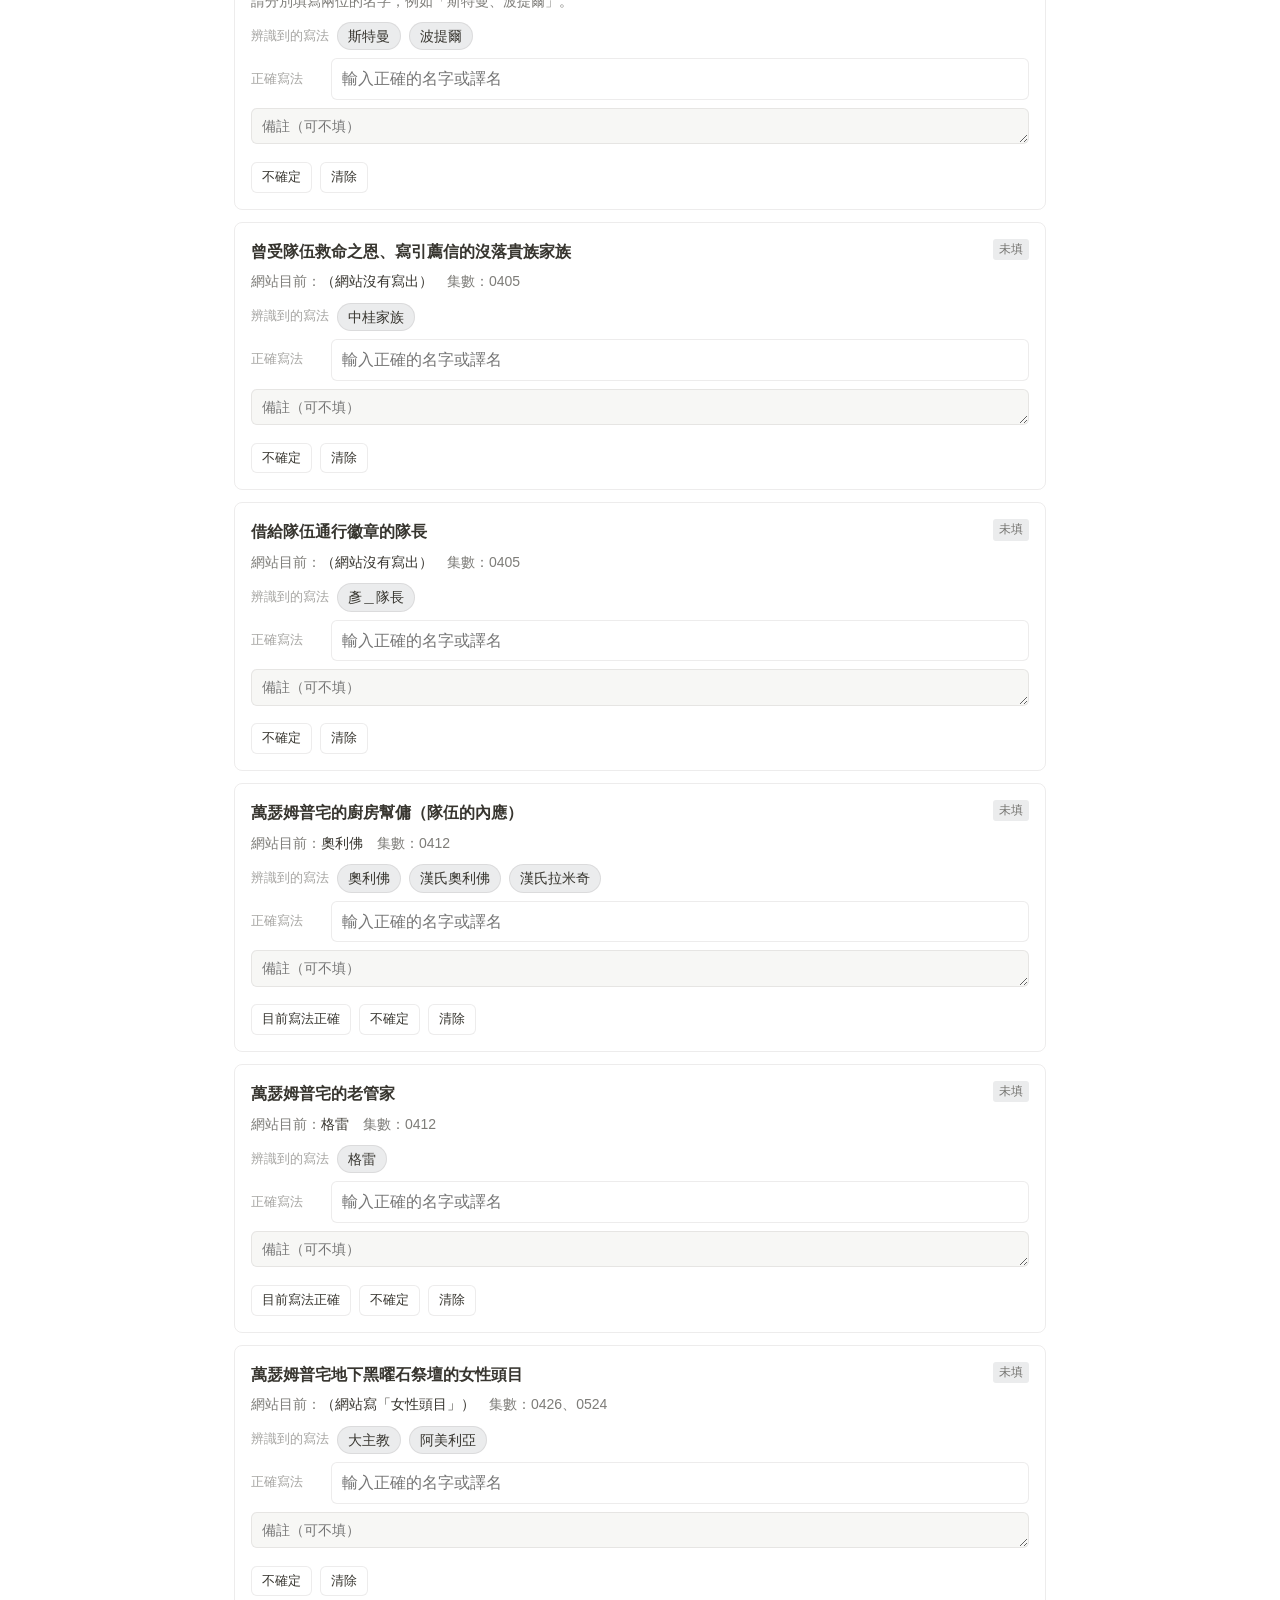
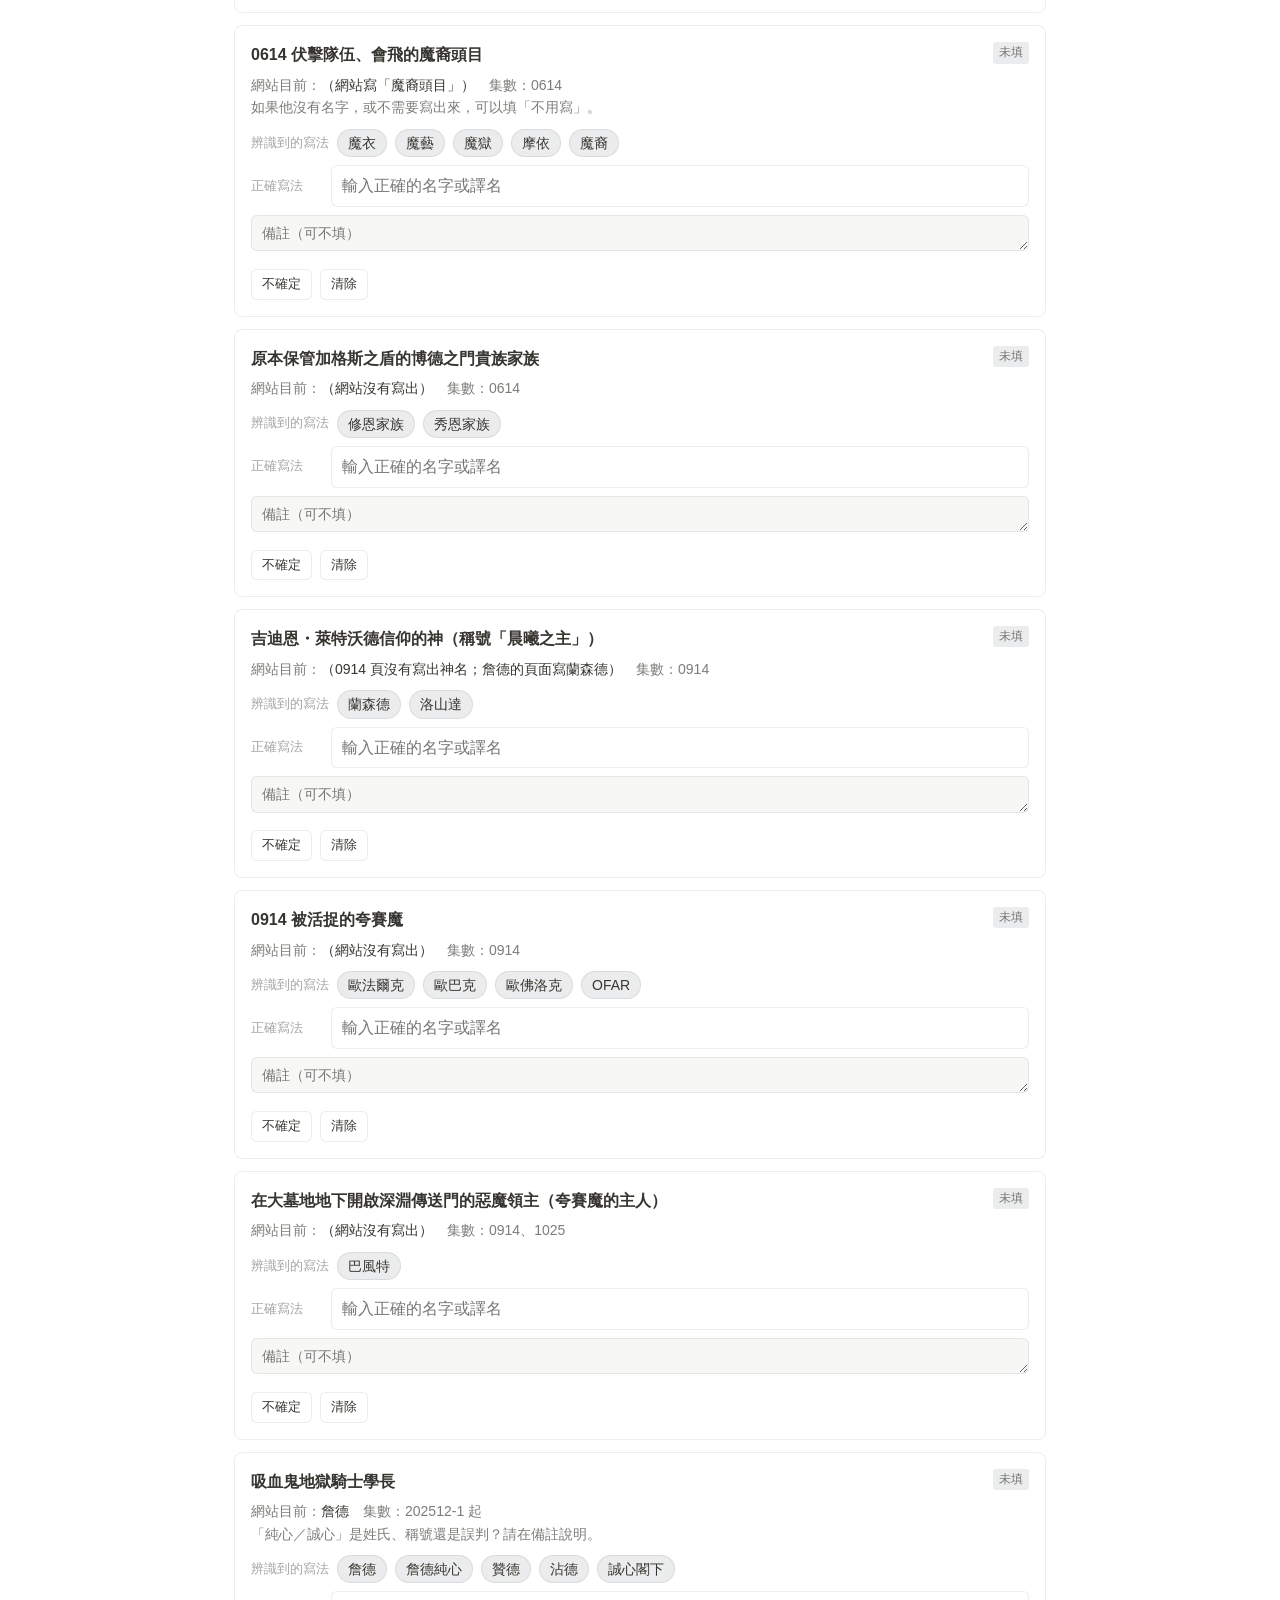
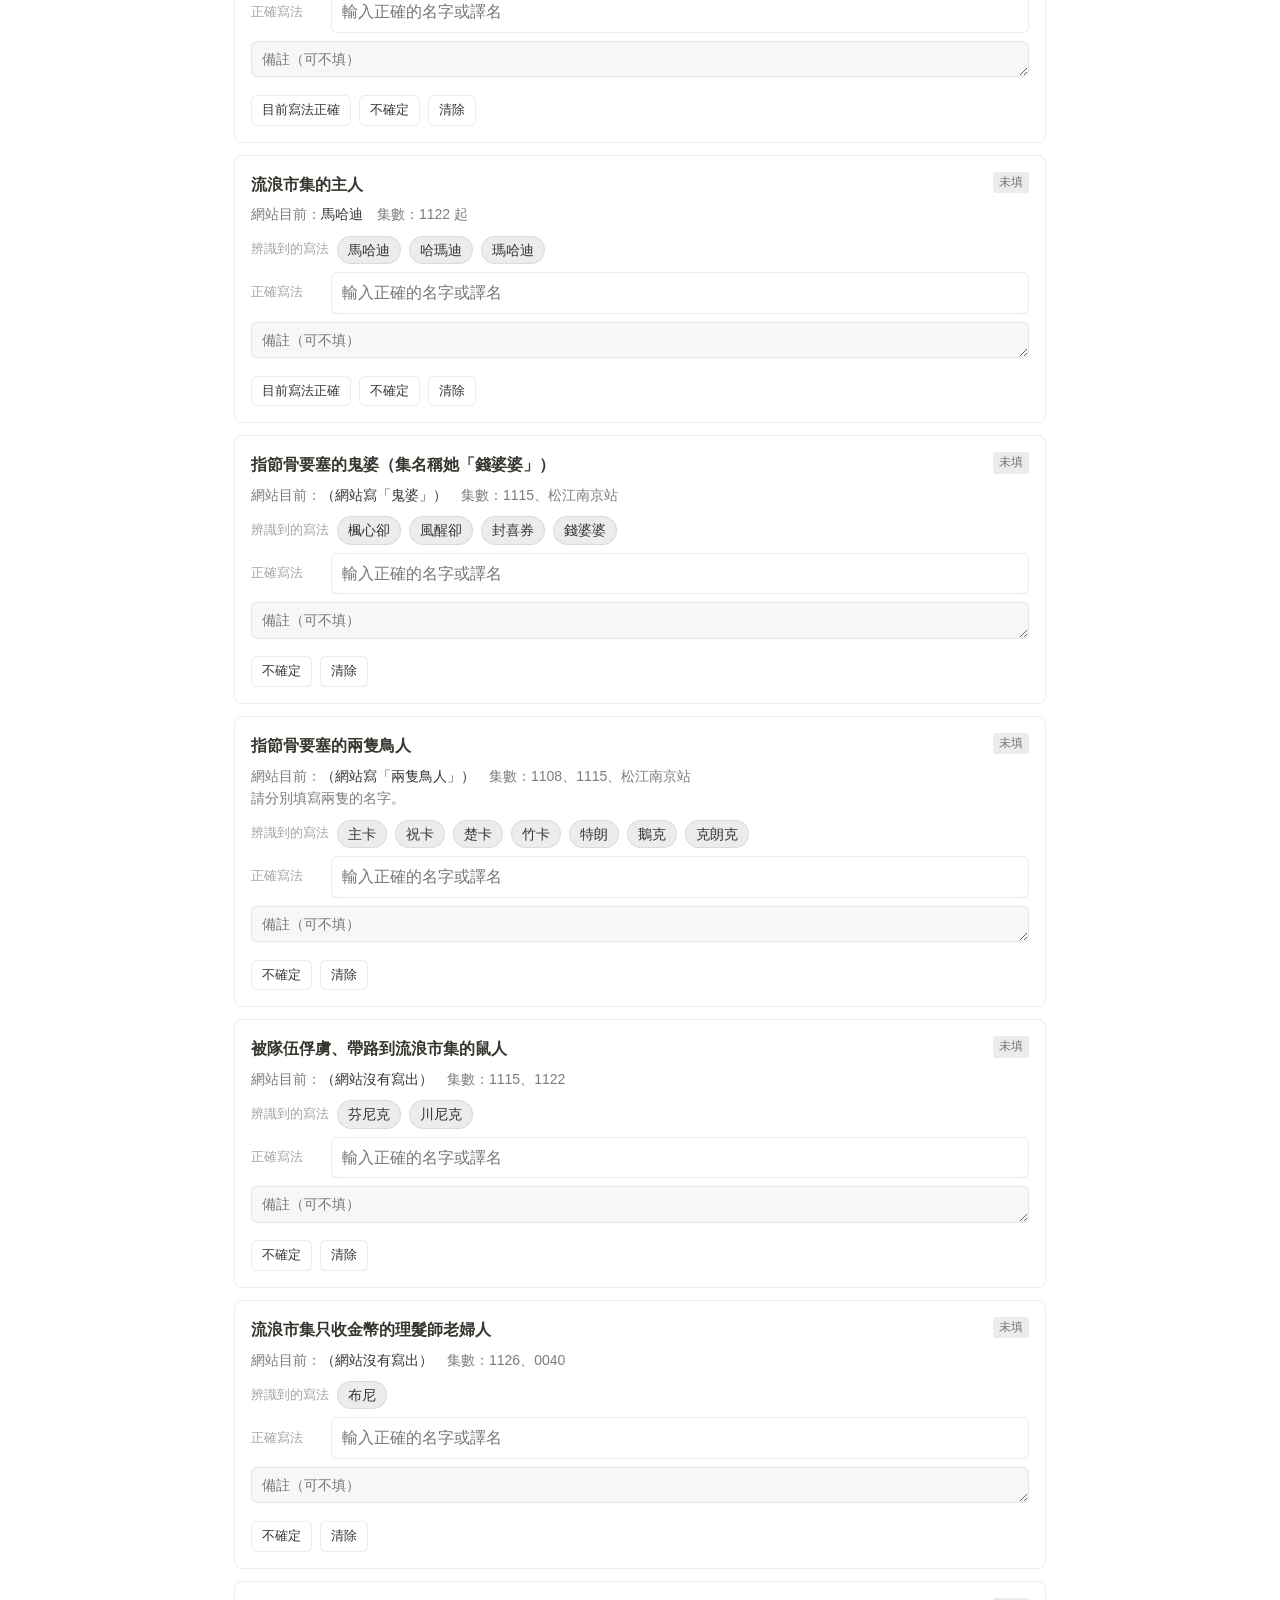
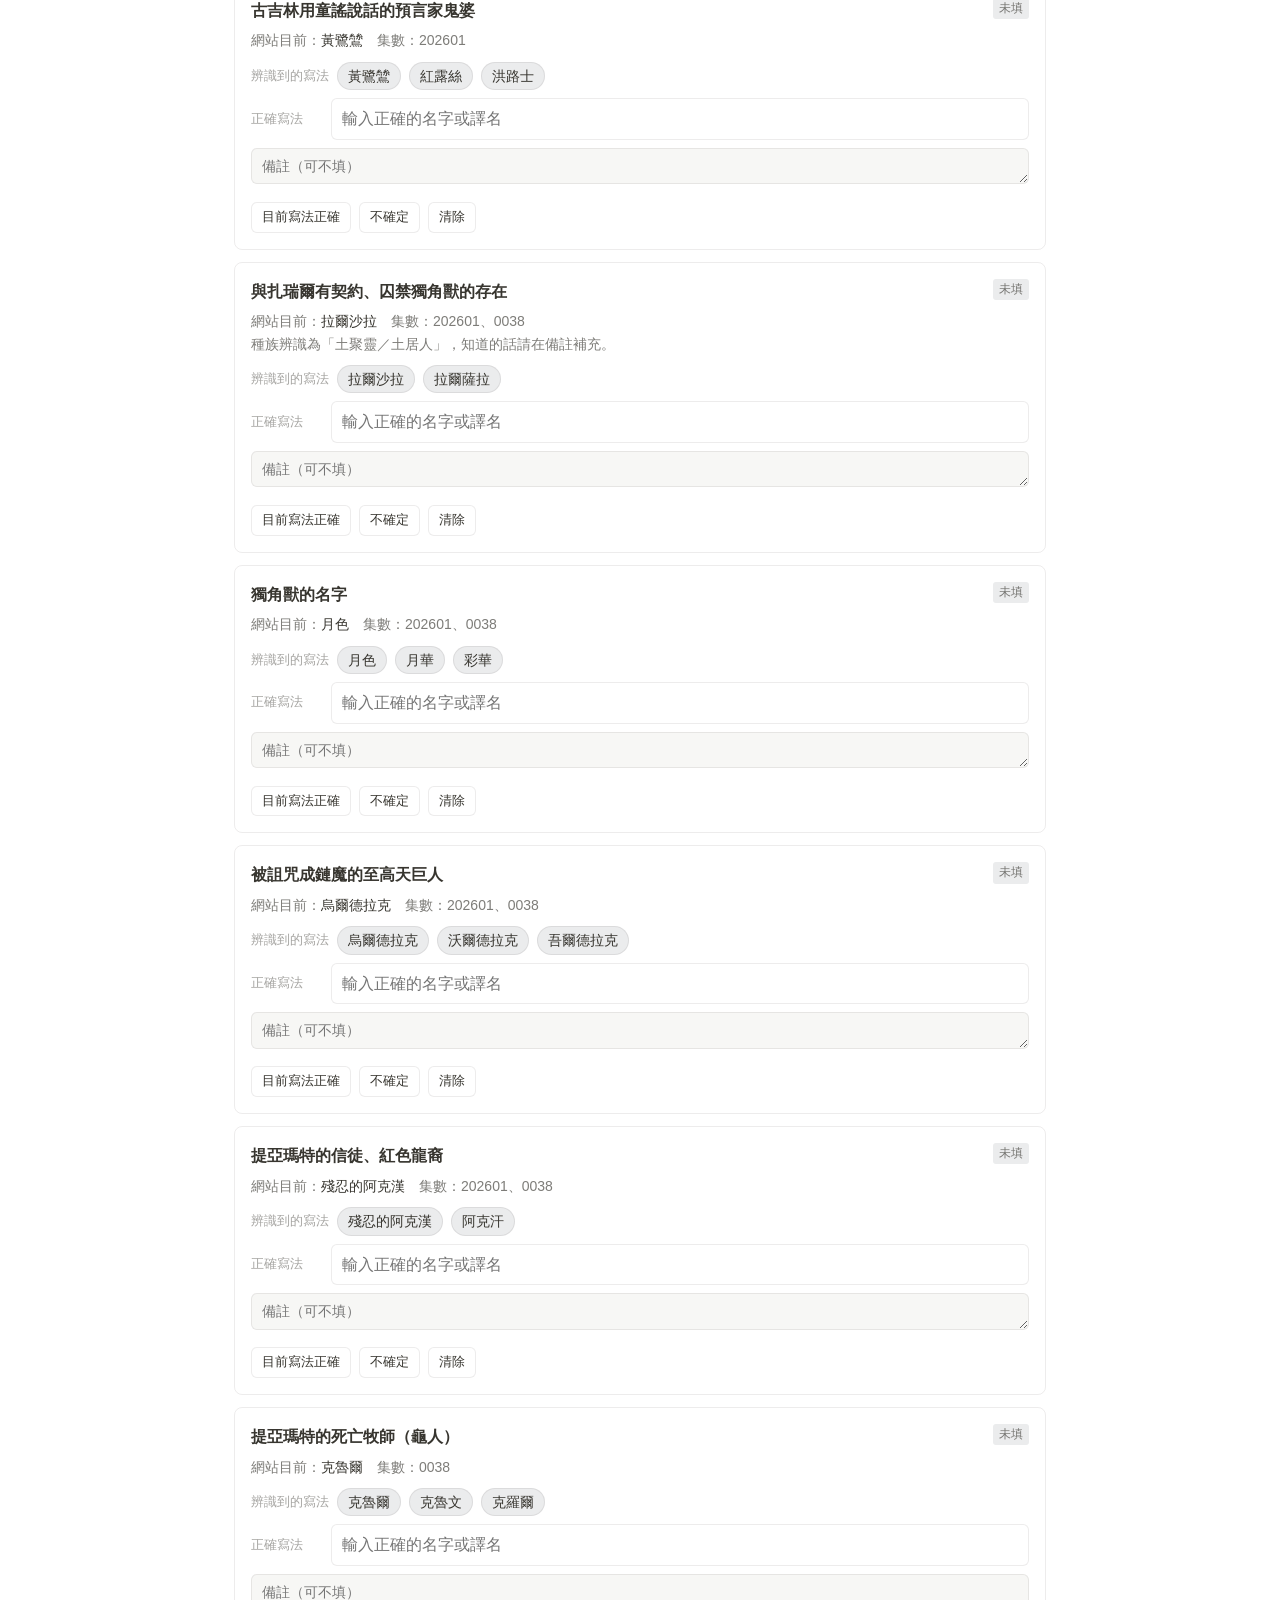
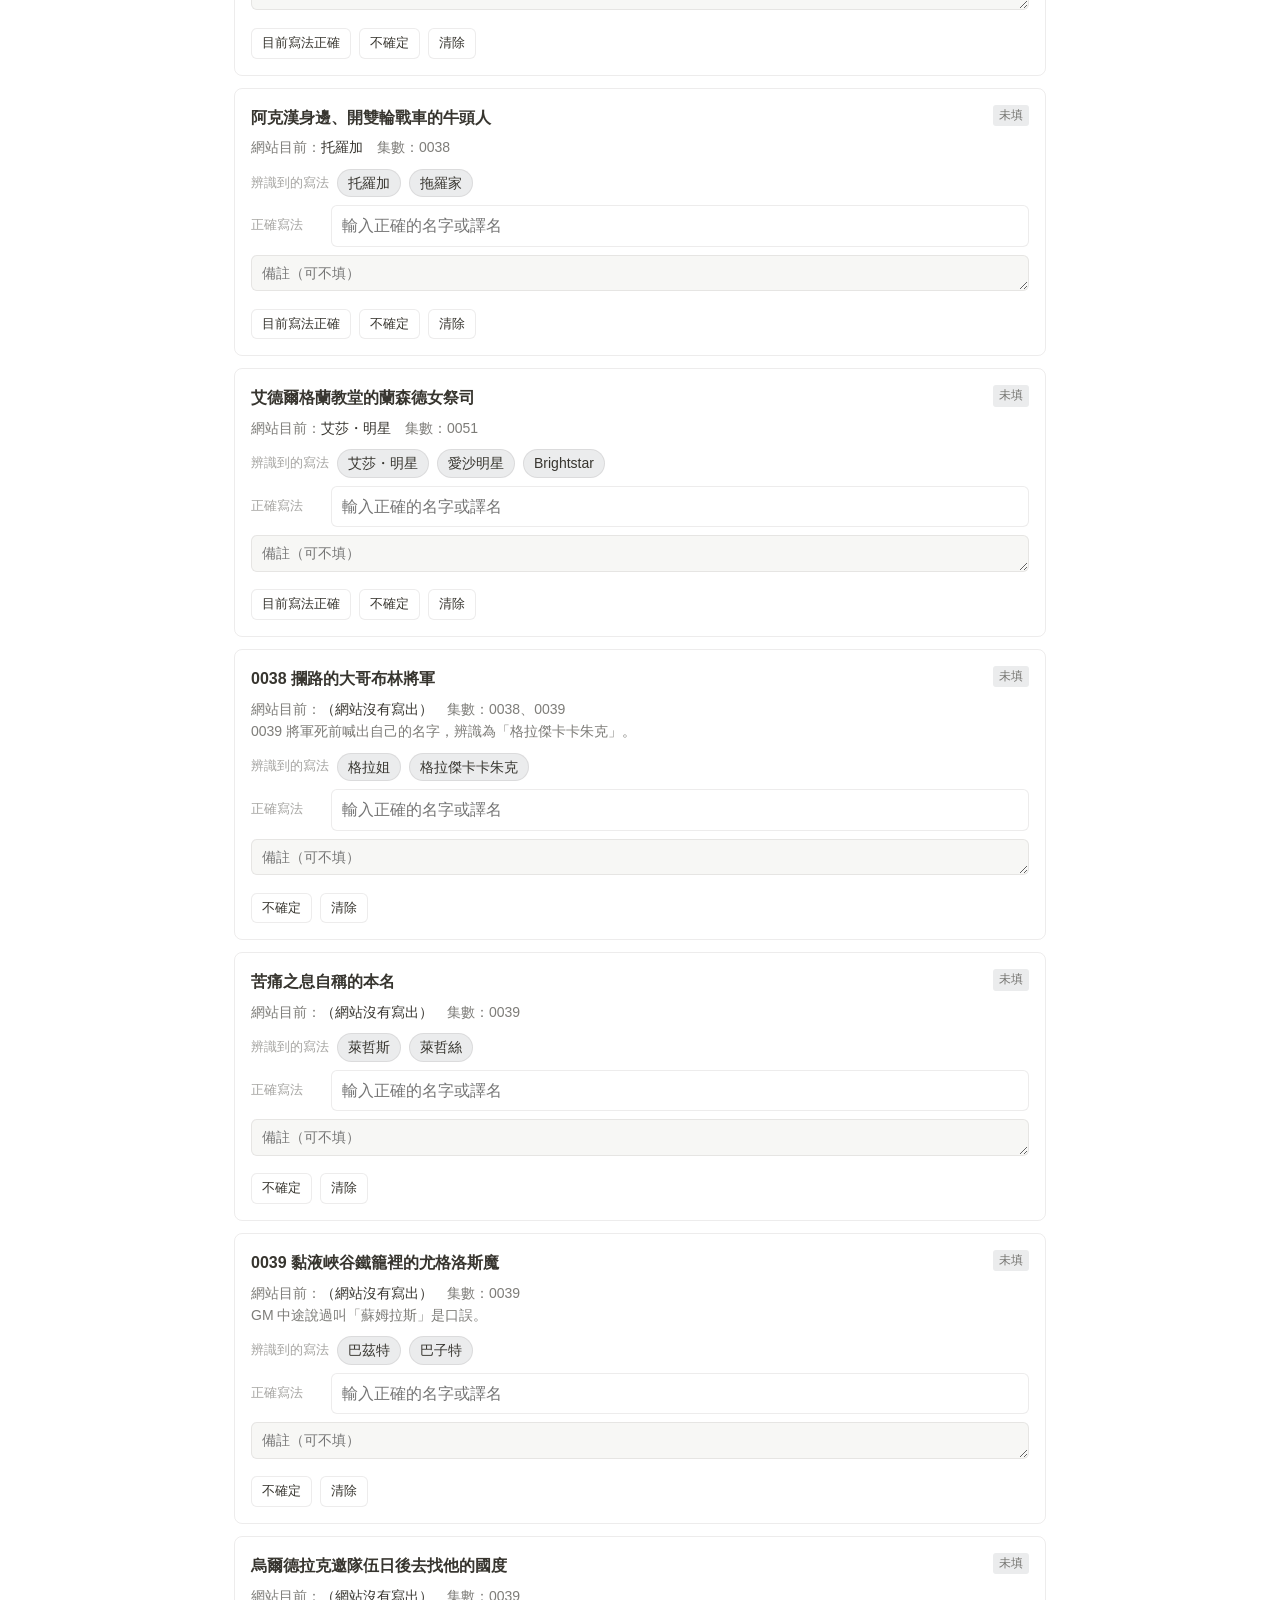
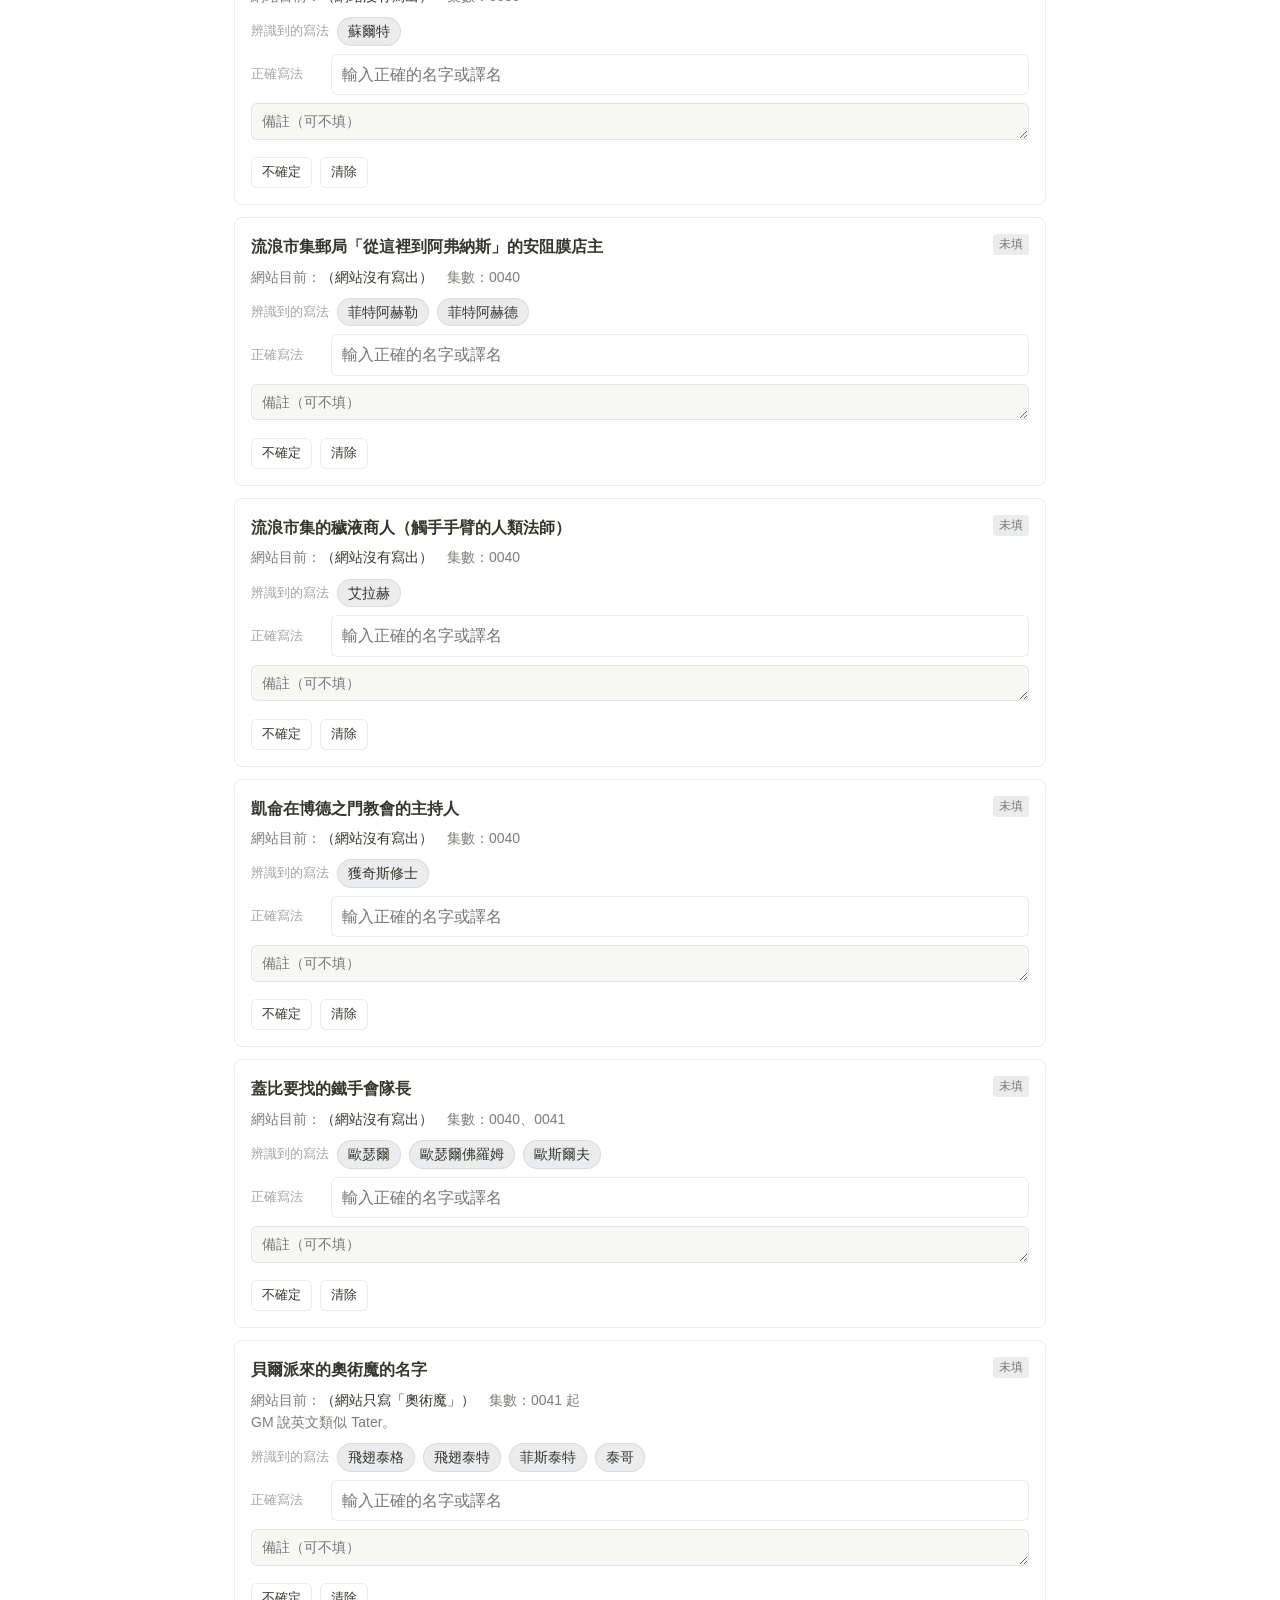
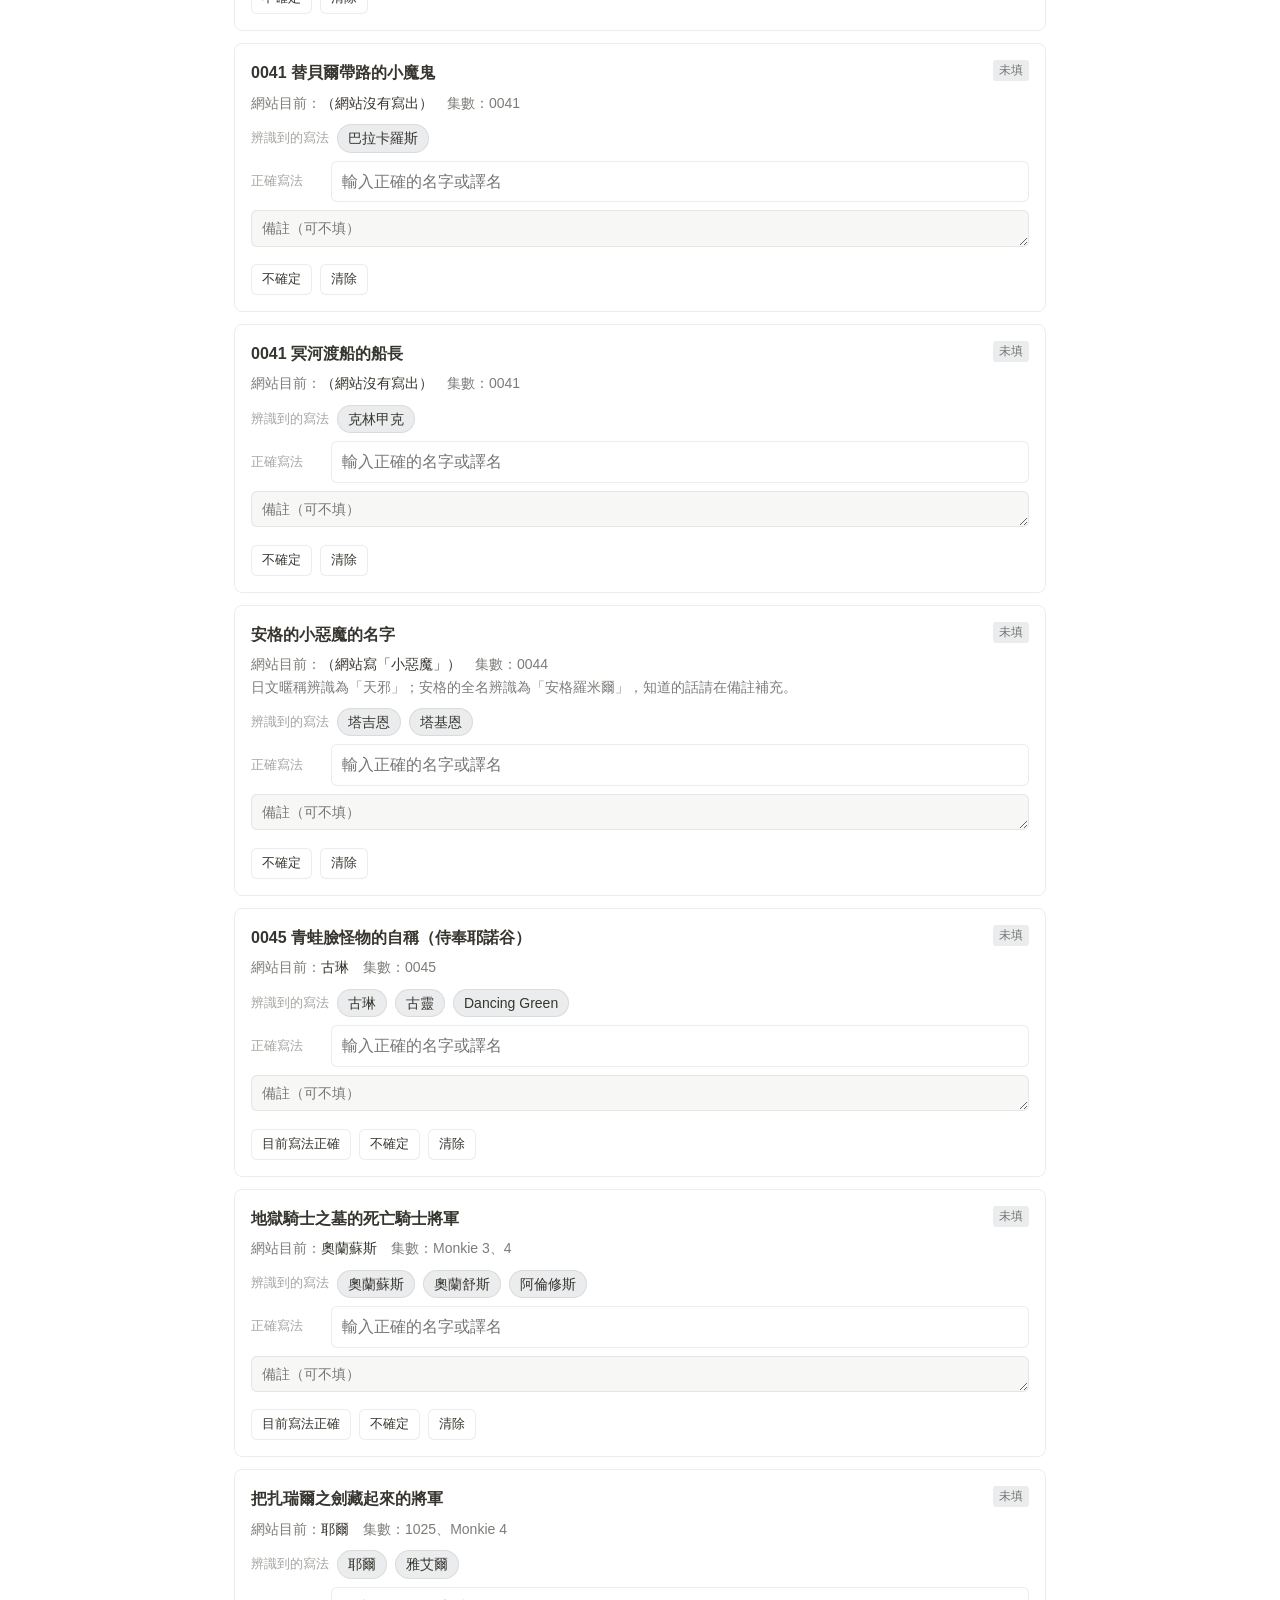
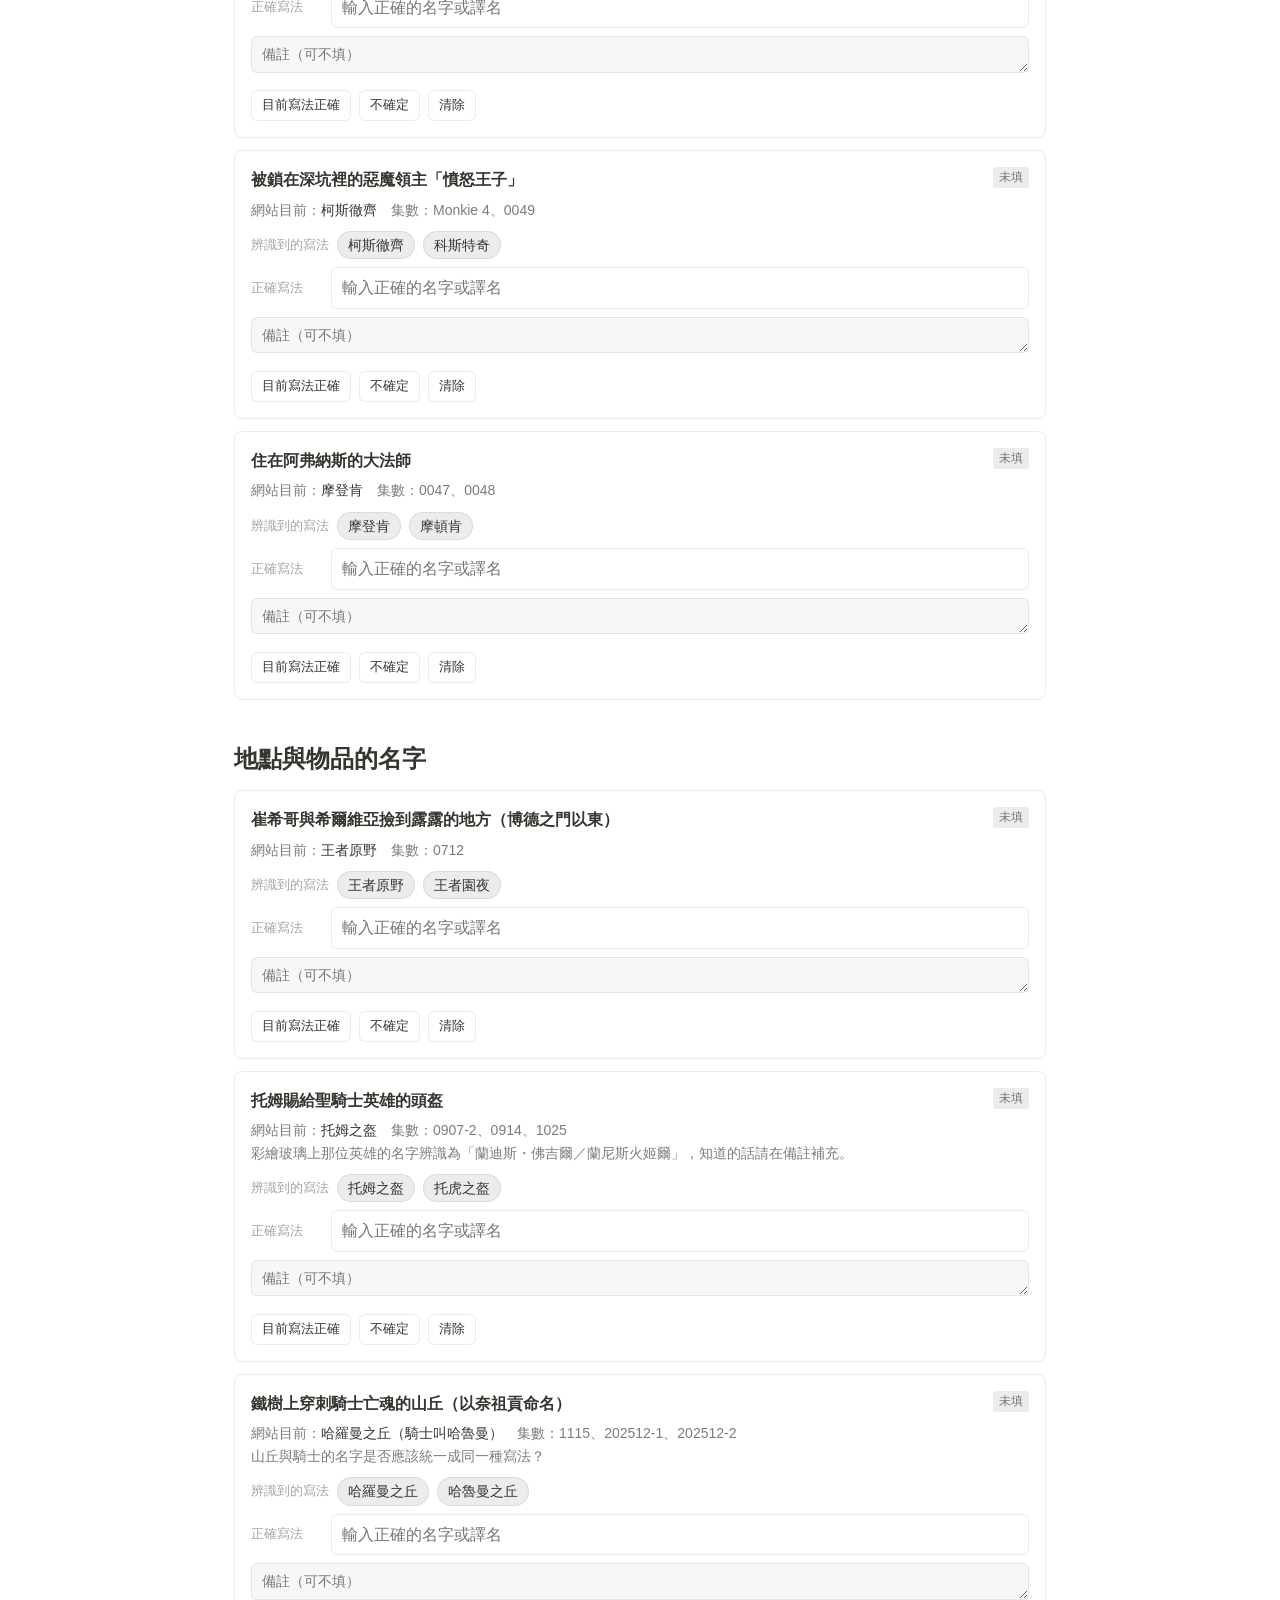
<file: tools/confirm-terms.html>
<!doctype html>
<html lang="zh-Hant">
<head>
<meta charset="utf-8">
<meta name="viewport" content="width=device-width, initial-scale=1">
<title>待確認名詞</title>
<!--
  墜入阿弗納斯 Wiki：待確認名詞的填寫表單（本機工具，不會發布到網站）。
  用法：用瀏覽器直接打開本檔 → 逐題填寫（自動暫存在瀏覽器）→ 按「儲存 JSON」存成
  wiki\tools\confirm-answers.json，之後整理站台時由 Claude 讀取這個檔案批次更新頁面。
  題目資料在下方 ITEMS；新增題目時沿用同樣的欄位，id 不要重複、不要改已經用過的 id。
-->
<style>
  :root {
    --bg: #ffffff; --bg-2: #f7f7f5; --text: #37352f; --text-2: rgba(55,53,47,.65); --text-3: rgba(55,53,47,.45);
    --line: rgba(55,53,47,.09); --hover: rgba(55,53,47,.06); --callout: #f1f1ef;
    --accent: #2383e2; --ok: #0f7b6c; --ok-bg: #dbeddb; --warn: #d9730d; --warn-bg: #faebdd; --chip: #ebeced;
    --focus: rgba(35,131,226,.35);
  }
  @media (prefers-color-scheme: dark) {
    :root:not([data-theme="light"]) {
      --bg: #191919; --bg-2: #202020; --text: rgba(255,255,255,.81); --text-2: rgba(255,255,255,.46); --text-3: rgba(255,255,255,.28);
      --line: rgba(255,255,255,.094); --hover: rgba(255,255,255,.055); --callout: #252525;
      --ok: #4dab9a; --ok-bg: #2b3b38; --warn: #ffa344; --warn-bg: #3d3124; --chip: #373737;
    }
  }
  * { box-sizing: border-box; }
  html { font-size: 16px; }
  body {
    margin: 0; background: var(--bg); color: var(--text);
    font-family: ui-sans-serif, -apple-system, BlinkMacSystemFont, "Segoe UI", "PingFang TC", "Microsoft JhengHei", "Noto Sans TC", sans-serif;
    line-height: 1.6;
  }
  .wrap { max-width: 860px; margin: 0 auto; padding: 0 24px 120px; }

  /* 頂部工具列 */
  .bar {
    position: sticky; top: 0; z-index: 10; background: var(--bg);
    border-bottom: 1px solid var(--line);
  }
  .bar-inner { max-width: 860px; margin: 0 auto; padding: 10px 24px; display: flex; gap: 8px; align-items: center; flex-wrap: wrap; }
  .progress { flex: 1 1 200px; min-width: 160px; }
  .progress-text { font-size: 14px; color: var(--text-2); }
  .progress-track { height: 6px; border-radius: 3px; background: var(--line); overflow: hidden; margin-top: 4px; }
  .progress-fill { height: 100%; width: 0; background: var(--ok); transition: width .2s; }
  button, .btn {
    font: inherit; font-size: 14px; color: var(--text); background: var(--bg);
    border: 1px solid var(--line); border-radius: 6px; padding: 6px 12px; cursor: pointer;
  }
  button:hover { background: var(--hover); }
  button.primary { background: var(--accent); border-color: var(--accent); color: #fff; }
  button.primary:hover { filter: brightness(1.08); }
  button:focus-visible, input:focus-visible, textarea:focus-visible { outline: 2px solid var(--focus); outline-offset: 1px; }
  .saved { font-size: 13px; color: var(--text-3); white-space: nowrap; }

  h1 { font-size: 40px; font-weight: 700; line-height: 1.2; margin: 56px 0 8px; }
  .lead { color: var(--text-2); margin: 0 0 16px; }
  .callout { background: var(--callout); border-radius: 6px; padding: 14px 16px; margin: 16px 0 24px; font-size: 15px; }
  .callout ol { margin: 4px 0 0; padding-left: 1.4em; }

  .filters { display: flex; gap: 8px; flex-wrap: wrap; align-items: center; margin: 8px 0 8px; }
  .filters input[type=search] {
    flex: 1 1 220px; font: inherit; font-size: 15px; color: var(--text); background: var(--bg-2);
    border: 1px solid var(--line); border-radius: 6px; padding: 6px 10px;
  }
  .seg { display: inline-flex; border: 1px solid var(--line); border-radius: 6px; overflow: hidden; }
  .seg button { border: 0; border-radius: 0; padding: 6px 12px; }
  .seg button[aria-pressed="true"] { background: var(--hover); font-weight: 600; }

  h2 { font-size: 24px; font-weight: 600; margin: 40px 0 4px; }
  .group-desc { color: var(--text-2); font-size: 15px; margin: 0 0 12px; }

  .card { border: 1px solid var(--line); border-radius: 8px; padding: 16px; margin: 12px 0; }
  .card.done { border-color: color-mix(in srgb, var(--ok) 45%, var(--line)); }
  .card-head { display: flex; gap: 8px; align-items: flex-start; justify-content: space-between; }
  .q { font-size: 16px; font-weight: 600; margin: 0; }
  .badge { flex: none; font-size: 12px; border-radius: 3px; padding: 1px 6px; background: var(--chip); color: var(--text-2); white-space: nowrap; }
  .badge.ok { background: var(--ok-bg); color: var(--ok); }
  .badge.unsure { background: var(--warn-bg); color: var(--warn); }
  .meta { font-size: 14px; color: var(--text-2); margin: 6px 0 10px; }
  .meta b { color: var(--text); font-weight: 500; }
  .row { display: flex; gap: 8px; flex-wrap: wrap; align-items: center; margin: 8px 0; }
  .label { font-size: 13px; color: var(--text-3); min-width: 72px; }
  .chip {
    font-size: 14px; border: 1px solid var(--line); background: var(--chip); color: var(--text);
    border-radius: 999px; padding: 2px 10px; cursor: pointer;
  }
  .chip:hover { filter: brightness(.96); }
  input.answer {
    flex: 1 1 260px; font: inherit; font-size: 16px; color: var(--text); background: var(--bg);
    border: 1px solid var(--line); border-radius: 6px; padding: 7px 10px;
  }
  textarea.note {
    width: 100%; font: inherit; font-size: 14px; color: var(--text); background: var(--bg-2);
    border: 1px solid var(--line); border-radius: 6px; padding: 6px 10px; min-height: 36px; resize: vertical;
  }
  .opt { display: inline-flex; align-items: center; gap: 6px; font-size: 15px; padding: 4px 10px; border: 1px solid var(--line); border-radius: 6px; cursor: pointer; user-select: none; }
  .opt:has(input:checked) { background: var(--hover); border-color: var(--text-3); font-weight: 600; }
  .opt input { margin: 0; }
  .actions { display: flex; gap: 8px; flex-wrap: wrap; margin-top: 10px; }
  .actions button { font-size: 13px; padding: 4px 10px; }
  .empty { color: var(--text-3); padding: 24px 0; text-align: center; }
  .hidden { display: none !important; }

  @media (max-width: 600px) {
    .wrap, .bar-inner { padding-left: 16px; padding-right: 16px; }
    h1 { font-size: 30px; margin-top: 32px; }
    .label { min-width: 0; width: 100%; }
  }
</style>
</head>
<body>
<div class="bar">
  <div class="bar-inner">
    <div class="progress">
      <div class="progress-text" id="progressText">已填 0 / 0</div>
      <div class="progress-track"><div class="progress-fill" id="progressFill"></div></div>
    </div>
    <span class="saved" id="savedHint">尚未修改</span>
    <button id="btnImport" type="button">載入 JSON</button>
    <button id="btnSave" class="primary" type="button">儲存 JSON</button>
    <input type="file" id="fileInput" accept="application/json,.json" class="hidden">
  </div>
</div>

<main class="wrap">
  <h1>待確認名詞</h1>
  <p class="lead">墜入阿弗納斯 Wiki 整理時，從語音辨識逐字稿推測、還沒確定的名字與細節。</p>

  <div class="callout">
    <b>怎麼填</b>
    <ol>
      <li>知道正確答案就直接填；網站目前的寫法正確，按「目前寫法正確」。</li>
      <li>點「辨識到的寫法」可以把它帶進輸入框再修改。</li>
      <li>不記得就按「不確定」，或直接跳過。</li>
      <li>填寫內容會自動暫存在這個瀏覽器裡；全部填完（或想先存一次）時按右上角「<b>儲存 JSON</b>」，存成 <code>wiki\tools\confirm-answers.json</code>。</li>
    </ol>
  </div>

  <div class="filters">
    <input type="search" id="search" placeholder="搜尋題目、名字或集數…" aria-label="搜尋">
    <div class="seg" role="group" aria-label="篩選">
      <button type="button" data-filter="all" aria-pressed="true">全部</button>
      <button type="button" data-filter="todo" aria-pressed="false">未填</button>
      <button type="button" data-filter="done" aria-pressed="false">已填</button>
    </div>
  </div>

  <div id="list"></div>
  <p class="empty hidden" id="empty">沒有符合的題目。</p>
</main>

<script>
/* ---------- 題目資料 ----------
   type: name（填寫正確寫法）／who（勾選隊員，可複選）／fact（對、不對、不確定）／choice（單選 options）
   cur：網站目前的寫法；alts：語音辨識出現過的寫法；ep：出現的集數；ctx：補充說明 */
const PCS = ['安格', '歐蓓', '蓋比', '奎恩', '維提克', '凱侖'];
const GROUPS = [
  { id: 'people', title: '人物的名字', desc: '網站目前沿用名詞表的寫法，或因為不確定而沒有寫出名字。' },
  { id: 'places', title: '地點與物品的名字', desc: '' },
  { id: 'who', title: '是誰做的', desc: '摘要中標示「推測」的說話者或行動者，網站目前都寫成「一名隊員」。可以複選。' },
  { id: 'facts', title: '推論核對', desc: '把不同集數串起來的推論，或劇情細節的判斷。' },
  { id: 'terms', title: '怪物與術語的正式譯名', desc: '網站目前用的是辨識出來的寫法，不確定是不是正式譯名。' },
  { id: 'misc', title: '其他', desc: '' },
];
const ITEMS = [
  // 人物
  { id: 'hazina', g: 'people', type: 'name', q: '帶著雙胞胎的女遊俠', cur: '哈吉娜', alts: ['哈吉娜', 'Hazina'], ep: '0726、0816', ctx: '姓氏辨識像「Hunt」，網站沒有寫姓氏；若有姓氏請一併填寫。' },
  { id: 'fryja', g: 'people', type: 'name', q: '至高大廳地下墓穴照顧倖存者的女祭司', cur: '弗莉亞', alts: ['弗莉亞', '弗里亞', '莫莉亞', '佛雷雅', '盧莉亞'], ep: '0830、0914、1025' },
  { id: 'druid', g: 'people', type: 'name', q: '信仰西凡納斯的德魯伊', cur: '賽爾特恩', alts: ['賽爾特恩', '塞爾克恩', '賽爾登'], ep: '0830' },
  { id: 'sola', g: 'people', type: 'name', q: '躲在碗櫥裡的鄰居千金', cur: '索拉（海芙蘭家）', alts: ['索拉・海芙蘭', '海浮蘭'], ep: '0816' },
  { id: 'vitik-family', g: 'people', type: 'name', q: '維提克的家族姓氏', cur: '（網站沒有寫出）', alts: ['柯索格里夫', '克索格里夫', '科索格里夫'], ep: '0726、0816、202512-2、0103' },
  { id: 'amrik', g: 'people', type: 'name', q: '萬瑟姆普家的大少爺（借錢給隊伍、後來裸奔）', cur: '阿姆利克', alts: ['阿姆利克', '阿姆里車'], ep: '0405、0426' },
  { id: 'thurstwell', g: 'people', type: 'name', q: '深居簡出、操控小惡魔的萬瑟姆普家公子', cur: '瑟斯維爾', alts: ['瑟斯維爾', '瑟士威爾', '色思維克'], ep: '0405、0412、0426' },
  { id: 'mortlock', g: 'people', type: 'name', q: '先前被抓、交給公爵看管的萬瑟姆普家公子', cur: '（網站沒有寫出）', alts: ['莫特洛克', '摩特洛克'], ep: '0405、0412' },
  { id: 'quinn-brother', g: 'people', type: 'name', q: '奎恩被俘的親弟弟', cur: '（網站沒有寫出）', alts: ['瓦克斯', '瓦茲', '瓦斯'], ep: '0412、0040' },
  { id: 'dukes', g: 'people', type: 'name', q: '和隊伍往來的兩位博德之門公爵', cur: '（網站沒有寫出）', alts: ['斯特曼', '波提爾'], ep: '0405、0412', ctx: '請分別填寫兩位的名字，例如「斯特曼、波提爾」。' },
  { id: 'noble-family', g: 'people', type: 'name', q: '曾受隊伍救命之恩、寫引薦信的沒落貴族家族', cur: '（網站沒有寫出）', alts: ['中桂家族'], ep: '0405' },
  { id: 'captain', g: 'people', type: 'name', q: '借給隊伍通行徽章的隊長', cur: '（網站沒有寫出）', alts: ['彥＿隊長'], ep: '0405' },
  { id: 'oliver', g: 'people', type: 'name', q: '萬瑟姆普宅的廚房幫傭（隊伍的內應）', cur: '奧利佛', alts: ['奧利佛', '漢氏奧利佛', '漢氏拉米奇'], ep: '0412' },
  { id: 'gray', g: 'people', type: 'name', q: '萬瑟姆普宅的老管家', cur: '格雷', alts: ['格雷'], ep: '0412' },
  { id: 'boss-0426', g: 'people', type: 'name', q: '萬瑟姆普宅地下黑曜石祭壇的女性頭目', cur: '（網站寫「女性頭目」）', alts: ['大主教', '阿美利亞'], ep: '0426、0524' },
  { id: 'imp-boss-0614', g: 'people', type: 'name', q: '0614 伏擊隊伍、會飛的魔裔頭目', cur: '（網站寫「魔裔頭目」）', alts: ['魔衣', '魔藝', '魔獄', '摩依', '魔裔'], ep: '0614', ctx: '如果他沒有名字，或不需要寫出來，可以填「不用寫」。' },
  { id: 'shield-family', g: 'people', type: 'name', q: '原本保管加格斯之盾的博德之門貴族家族', cur: '（網站沒有寫出）', alts: ['修恩家族', '秀恩家族'], ep: '0614' },
  { id: 'gideon-god', g: 'people', type: 'name', q: '吉迪恩・萊特沃德信仰的神（稱號「晨曦之主」）', cur: '（0914 頁沒有寫出神名；詹德的頁面寫蘭森德）', alts: ['蘭森德', '洛山達'], ep: '0914' },
  { id: 'quasit', g: 'people', type: 'name', q: '0914 被活捉的夸賽魔', cur: '（網站沒有寫出）', alts: ['歐法爾克', '歐巴克', '歐佛洛克', 'OFAR'], ep: '0914' },
  { id: 'baphomet', g: 'people', type: 'name', q: '在大墓地地下開啟深淵傳送門的惡魔領主（夸賽魔的主人）', cur: '（網站沒有寫出）', alts: ['巴風特'], ep: '0914、1025' },
  { id: 'zander', g: 'people', type: 'name', q: '吸血鬼地獄騎士學長', cur: '詹德', alts: ['詹德', '詹德純心', '贊德', '沾德', '誠心閣下'], ep: '202512-1 起', ctx: '「純心／誠心」是姓氏、稱號還是誤判？請在備註說明。' },
  { id: 'mahadi', g: 'people', type: 'name', q: '流浪市集的主人', cur: '馬哈迪', alts: ['馬哈迪', '哈瑪迪', '瑪哈迪'], ep: '1122 起' },
  { id: 'hag-knucklebone', g: 'people', type: 'name', q: '指節骨要塞的鬼婆（集名稱她「錢婆婆」）', cur: '（網站寫「鬼婆」）', alts: ['楓心卻', '風醒卻', '封喜券', '錢婆婆'], ep: '1115、松江南京站' },
  { id: 'kenku', g: 'people', type: 'name', q: '指節骨要塞的兩隻鳥人', cur: '（網站寫「兩隻鳥人」）', alts: ['主卡', '祝卡', '楚卡', '竹卡', '特朗', '鵝克', '克朗克'], ep: '1108、1115、松江南京站', ctx: '請分別填寫兩隻的名字。' },
  { id: 'wererat', g: 'people', type: 'name', q: '被隊伍俘虜、帶路到流浪市集的鼠人', cur: '（網站沒有寫出）', alts: ['芬尼克', '川尼克'], ep: '1115、1122' },
  { id: 'barber', g: 'people', type: 'name', q: '流浪市集只收金幣的理髮師老婦人', cur: '（網站沒有寫出）', alts: ['布尼'], ep: '1126、0040' },
  { id: 'hag-gulthias', g: 'people', type: 'name', q: '古吉林用童謠說話的預言家鬼婆', cur: '黃鷺鷥', alts: ['黃鷺鷥', '紅露絲', '洪路士'], ep: '202601' },
  { id: 'lalsara', g: 'people', type: 'name', q: '與扎瑞爾有契約、囚禁獨角獸的存在', cur: '拉爾沙拉', alts: ['拉爾沙拉', '拉爾薩拉'], ep: '202601、0038', ctx: '種族辨識為「土聚靈／土居人」，知道的話請在備註補充。' },
  { id: 'unicorn', g: 'people', type: 'name', q: '獨角獸的名字', cur: '月色', alts: ['月色', '月華', '彩華'], ep: '202601、0038' },
  { id: 'uldrak', g: 'people', type: 'name', q: '被詛咒成鏈魔的至高天巨人', cur: '烏爾德拉克', alts: ['烏爾德拉克', '沃爾德拉克', '吾爾德拉克'], ep: '202601、0038' },
  { id: 'arkhan', g: 'people', type: 'name', q: '提亞瑪特的信徒、紅色龍裔', cur: '殘忍的阿克漢', alts: ['殘忍的阿克漢', '阿克汗'], ep: '202601、0038' },
  { id: 'krull', g: 'people', type: 'name', q: '提亞瑪特的死亡牧師（龜人）', cur: '克魯爾', alts: ['克魯爾', '克魯文', '克羅爾'], ep: '0038' },
  { id: 'torogar', g: 'people', type: 'name', q: '阿克漢身邊、開雙輪戰車的牛頭人', cur: '托羅加', alts: ['托羅加', '拖羅家'], ep: '0038' },
  { id: 'aisha', g: 'people', type: 'name', q: '艾德爾格蘭教堂的蘭森德女祭司', cur: '艾莎・明星', alts: ['艾莎・明星', '愛沙明星', 'Brightstar'], ep: '0051' },
  { id: 'hobgoblin', g: 'people', type: 'name', q: '0038 攔路的大哥布林將軍', cur: '（網站沒有寫出）', alts: ['格拉姐', '格拉傑卡卡朱克'], ep: '0038、0039', ctx: '0039 將軍死前喊出自己的名字，辨識為「格拉傑卡卡朱克」。' },

  // 地點與物品
  { id: 'kings-field', g: 'places', type: 'name', q: '崔希哥與希爾維亞撿到露露的地方（博德之門以東）', cur: '王者原野', alts: ['王者原野', '王者園夜'], ep: '0712' },
  { id: 'helm', g: 'places', type: 'name', q: '托姆賜給聖騎士英雄的頭盔', cur: '托姆之盔', alts: ['托姆之盔', '托虎之盔'], ep: '0907-2、0914、1025', ctx: '彩繪玻璃上那位英雄的名字辨識為「蘭迪斯・佛吉爾／蘭尼斯火姬爾」，知道的話請在備註補充。' },
  { id: 'hill', g: 'places', type: 'name', q: '鐵樹上穿刺騎士亡魂的山丘（以奈祖貢命名）', cur: '哈羅曼之丘（騎士叫哈魯曼）', alts: ['哈羅曼之丘', '哈魯曼之丘'], ep: '1115、202512-1、202512-2', ctx: '山丘與騎士的名字是否應該統一成同一種寫法？' },
  { id: 'citadel', g: 'places', type: 'name', q: '扎瑞爾之劍的所在地', cur: '湧血城寨', alts: ['湧血城寨', '湧血成展', '永濟成載'], ep: '1115 起' },
  { id: 'forest', g: 'places', type: 'name', q: '黃鷺鷥所在的骨之森林', cur: '古吉林', alts: ['古吉林', '邪吉林', '骨雞鱗'], ep: '202601' },
  { id: 'idyllglen', g: 'places', type: 'name', q: '露露回憶中被豺狼人侵擾的小鎮', cur: '艾德爾格蘭', alts: ['艾德爾格蘭', '愛德爾格蘭'], ep: '0051' },
  { id: 'scepter', g: 'places', type: 'name', q: '貝爾要隊伍找的扎瑞爾舊權杖', cur: '權杖', alts: ['金釘權杖', '精英權杖', '金金權杖'], ep: '0041、0042、松江南京站' },

  // 是誰做的
  { id: 'who-0628-execute', g: 'who', type: 'who', q: '0628 揍至高監督者一拳、拔大劍要處決他的隊員', guess: '維提克', ep: '0628' },
  { id: 'who-0726-laughter', g: 'who', type: 'who', q: '0726 追上逃跑的鬚魔、施放塔莎狂笑術的隊員', guess: '奎恩', ep: '0726' },
  { id: 'who-0726-thoughts', g: 'who', type: 'who', q: '0726 以偵測思想讀取鬚魔想法的隊員', guess: '凱侖', ep: '0726' },
  { id: 'who-0907-rapier', g: 'who', type: 'who', q: '0907（1）燃燒殭屍的銀劍改成刺劍後，交給了誰', guess: '奎恩', ep: '0907-1' },
  { id: 'who-0907-pattern', g: 'who', type: 'who', q: '0907（2）施放催眠圖紋的隊員', guess: '歐蓓', ep: '0907-2' },
  { id: 'who-0914-sleep', g: 'who', type: 'who', q: '0914 用睡眠術抓住夸賽魔（蜈蚣）的隊員', guess: '凱侖', ep: '0914' },
  { id: 'who-1108-evil', g: 'who', type: 'who', q: '1108 長休後陣營暫時轉為邪惡的兩名隊員', guess: '安格、歐蓓', ep: '1108' },
  { id: 'who-1108-confess', g: 'who', type: 'who', q: '1108 向凱侖坦白「開始想起故鄉的生活」的隊員', guess: '歐蓓', ep: '1108' },
  { id: 'who-1225-blood', g: 'who', type: 'who', q: '202512-2 割破維提克的手、讓血流進詹德嘴裡的隊員', guess: '奎恩', ep: '202512-2' },
  { id: 'who-0103-angor', g: 'who', type: 'who', q: '0103 私下找安格、說擔心阿弗安危的隊員', guess: '奎恩', ep: '0103' },
  { id: 'who-0103-vitik', g: 'who', type: 'who', q: '0103 私下找維提克、懷疑露露仍是扎瑞爾盟友的隊員', guess: '凱侖', ep: '0103' },
  { id: 'who-0038-goal', g: 'who', type: 'who', q: '0038 說「我們的目的不是殺扎瑞爾，而是解除她與艾爾托瑞爾居民的契約」的隊員', guess: '維提克', ep: '0038' },

  // 推論核對
  { id: 'fact-scholar', g: 'facts', type: 'fact', q: '0517 從地牢救出的學者，就是之後同行到燭堡的學者福萊斯特', ep: '0517、0628' },
  { id: 'fact-old-lady', g: 'facts', type: 'fact', q: '0517 一起救出的老婦人，就是 0614 提到「原本保管加格斯之盾的家族」的那位女士', ep: '0517、0614' },
  { id: 'fact-shield', g: 'facts', type: 'fact', q: '0426 大少爺說的「隱藏靈卒之盾」，就是凱侖的加格斯之盾', ep: '0426' },
  { id: 'fact-cat', g: 'facts', type: 'fact', q: '0412 在公子房裡發現的會說話的貓，就是嘴嘴', ep: '0412' },
  { id: 'fact-0907', g: 'facts', type: 'fact', q: '0907（1）和（2）是同一天團務的上半場與下半場', ep: '0907-1、0907-2', ctx: '先前你說兩者內容無關、要分開處理，但內容看起來是直接接續的。' },
  { id: 'fact-quasit-dead', g: 'facts', type: 'fact', q: '0914 趁亂逃跑的夸賽魔，最後被隊伍殺死了', ep: '0914' },
  { id: 'fact-wasps', g: 'facts', type: 'fact', q: '0103 的黃蜂戰，是加格斯之盾放出邪惡的靈光把黃蜂嚇跑才結束的', ep: '0103、0036', ctx: '這段沒有錄到，網站目前寫「疑似」。' },
  { id: 'fact-divination', g: 'facts', type: 'fact', q: '202601 占卜第一題「扎瑞爾是否還有可能變回善良？」的答案是「是」', ep: '202601' },
  { id: 'fact-1123', g: 'facts', type: 'fact', q: '1123（酥魚匕首心）沒有本戰役的劇情，1122 和 1126 之間沒有缺集', ep: '1122、1123、1126' },

  // 怪物與術語
  { id: 'term-dretch', g: 'terms', type: 'name', q: '最弱的小型惡魔，會噴出惡臭毒氣（Dretch）', cur: '雀魔', alts: ['雀魔'], ep: '0907-2、0051' },
  { id: 'term-mezzoloth', g: 'terms', type: 'name', q: '六肢、持三叉戟的人形昆蟲邪魔（Mezzoloth）', cur: '麥哲羅斯魔', alts: ['麥哲羅斯魔'], ep: '0907-2、0914' },
  { id: 'term-hellwasp', g: 'terms', type: 'name', q: '奈祖貢的同伴、會說煉獄語的大黃蜂（Hell Wasp）', cur: '地獄黃蜂', alts: ['地獄黃蜂'], ep: '202512-1、0103' },
  { id: 'term-stirge', g: 'terms', type: 'name', q: '吸血的小型飛行生物（Stirge）', cur: '蚊蝠', alts: ['蚊蝠'], ep: '1126、202512-1' },
  { id: 'term-barlgura', g: 'terms', type: 'name', q: '猩猩般笨重、會大跳的惡魔（Barlgura）', cur: '巴古拉魔', alts: ['巴古拉魔'], ep: '0051' },
  { id: 'term-bonewhelk', g: 'terms', type: 'name', q: '背上黏著骷髏、用觸手黏人的生物（Bone Whelk）', cur: '骨螺', alts: ['骨螺'], ep: '松江南京站' },
  { id: 'term-marilith-gnoll', g: 'terms', type: 'name', q: '0051 用六臂蛇魔數據的豺狼人', cur: '六臂豺狼人', alts: ['六臂豺狼人'], ep: '0051' },
  { id: 'term-gutbusters', g: 'terms', type: 'name', q: '野豬人首領拉加德拉格的幫派（團中解釋為「內臟」）', cur: '（網站沒有寫出）', alts: ['寫帳幫'], ep: '1115' },

  // 其他
  // —— 2026-10-19 新增：0039～0044 ——
  { id: 'bitter-breath-name', g: 'people', type: 'name', q: '苦痛之息自稱的本名', cur: '（網站沒有寫出）', alts: ['萊哲斯', '萊哲絲'], ep: '0039' },
  { id: 'bazit', g: 'people', type: 'name', q: '0039 黏液峽谷鐵籠裡的尤格洛斯魔', cur: '（網站沒有寫出）', alts: ['巴茲特', '巴子特'], ep: '0039', ctx: 'GM 中途說過叫「蘇姆拉斯」是口誤。' },
  { id: 'uldrak-realm', g: 'people', type: 'name', q: '烏爾德拉克邀隊伍日後去找他的國度', cur: '（網站沒有寫出）', alts: ['蘇爾特'], ep: '0039' },
  { id: 'postmaster', g: 'people', type: 'name', q: '流浪市集郵局「從這裡到阿弗納斯」的安阻膜店主', cur: '（網站沒有寫出）', alts: ['菲特阿赫勒', '菲特阿赫德'], ep: '0040' },
  { id: 'ichor-dealer', g: 'people', type: 'name', q: '流浪市集的穢液商人（觸手手臂的人類法師）', cur: '（網站沒有寫出）', alts: ['艾拉赫'], ep: '0040' },
  { id: 'kaelen-church', g: 'people', type: 'name', q: '凱侖在博德之門教會的主持人', cur: '（網站沒有寫出）', alts: ['獲奇斯修士'], ep: '0040' },
  { id: 'gauntlet-captain', g: 'people', type: 'name', q: '蓋比要找的鐵手會隊長', cur: '（網站沒有寫出）', alts: ['歐瑟爾', '歐瑟爾佛羅姆', '歐斯爾夫'], ep: '0040、0041' },
  { id: 'arcanaloth-name', g: 'people', type: 'name', q: '貝爾派來的奧術魔的名字', cur: '（網站只寫「奧術魔」）', alts: ['飛翅泰格', '飛翅泰特', '菲斯泰特', '泰哥'], ep: '0041 起', ctx: 'GM 說英文類似 Tater。' },
  { id: 'imp-guide', g: 'people', type: 'name', q: '0041 替貝爾帶路的小魔鬼', cur: '（網站沒有寫出）', alts: ['巴拉卡羅斯'], ep: '0041' },
  { id: 'ferry-captain', g: 'people', type: 'name', q: '0041 冥河渡船的船長', cur: '（網站沒有寫出）', alts: ['克林甲克'], ep: '0041' },
  { id: 'angor-imp', g: 'people', type: 'name', q: '安格的小惡魔的名字', cur: '（網站寫「小惡魔」）', alts: ['塔吉恩', '塔基恩'], ep: '0044', ctx: '日文暱稱辨識為「天邪」；安格的全名辨識為「安格羅米爾」，知道的話請在備註補充。' },
  { id: 'bel-forge', g: 'places', type: 'name', q: '貝爾在火山坡上的鋼鐵堡壘', cur: '貝爾的熔爐', alts: ['貝爾的熔爐'], ep: '0039～0041' },
  { id: 'scheming-sun', g: 'places', type: 'name', q: '魔鬼們對伴陽的稱呼（也刻在九根權杖上）', cur: '0045 起網站寫「陰謀之陽 1～9」', alts: ['陰謀之陽', '陰謀之養'], ep: '0042、松江南京站' },
  { id: 'who-0039-stop', g: 'who', type: 'who', q: '0039 制止烏爾德拉克殺死投降角魔的隊員', guess: '維提克', ep: '0039' },
  { id: 'who-0039-good', g: 'who', type: 'who', q: '0039 獨角獸離開前，藉「最後一次改變陣營的機會」恢復善良的隊員', guess: '蓋比', ep: '0039' },
  { id: 'who-0040-letter', g: 'who', type: 'who', q: '0040 花 3 枚靈魂幣寄信給燭堡地獄騎士同期的隊員', guess: '維提克', ep: '0040' },
  { id: 'who-0040-weapon', g: 'who', type: 'who', q: '0040 考慮花 5 枚靈魂幣買 +1 武器的隊員', guess: '蓋比', ep: '0040', ctx: '最後有沒有買，請在備註說明。' },
  { id: 'who-0041-armor', g: 'who', type: 'who', q: '0041 貝爾送的惡魔護甲給了誰', guess: '維提克', ep: '0041' },
  { id: 'who-0041-release', g: 'who', type: 'who', q: '0041 塞兩枚靈魂幣、說服奧術魔放走被拷問惡魔的隊員', guess: '歐蓓', ep: '0041、0042', ctx: '0042 的前情提要說是維提克說服的，兩集說法不同。' },
  { id: 'who-0041-kill', g: 'who', type: 'who', q: '0041 擊倒被拷問惡魔的是誰', guess: '露露（不在選項中，請寫在備註）', ep: '0041、0042' },
  { id: 'who-0042-restore', g: 'who', type: 'who', q: '0042 以高等復原術治好歐蓓的隊員', guess: '凱侖', ep: '0042' },
  { id: 'who-0044-ichor', g: 'who', type: 'who', q: '0044 背著安格把穢液收進次元袋的兩名隊員', guess: '歐蓓、維提克', ep: '0044', ctx: '安格最後拿走幾瓶（推測 10 瓶）也請在備註說明。' },
  { id: 'fact-0042-songjiang', g: 'facts', type: 'fact', q: '0042（錄音筆）和松江南京站（手機）是同一次團務的前段與後段', ep: '0042、松江南京站' },
  { id: 'fact-0040-race', g: 'facts', type: 'fact', q: '0040 奎恩的契約要讓弟弟變成提夫林', ep: '0040', ctx: '辨識為「體股靈／皮膚靈」，網站只寫「變回一個普通人」。' },
  { id: 'fact-0040-horn', g: 'facts', type: 'fact', q: '0040 蓋比入會時切下自己的角，證明決心', ep: '0040', ctx: '網站只寫「證明了自己的決心」。' },
  { id: 'fact-0044-quinn', g: 'facts', type: 'fact', q: '0044 奎恩沒有出場（玩家缺席）', ep: '0044' },
  { id: 'term-pit-fiend', g: 'terms', type: 'name', q: '貝爾與加格斯的種族（Pit Fiend）', cur: '深獄煉魔', alts: ['深獄煉魔'], ep: '0039 起' },
  { id: 'term-arcanaloth', g: 'terms', type: 'name', q: '胡狼頭、戴眼鏡的學者邪魔（Arcanaloth）', cur: '奧術魔', alts: ['奧術魔'], ep: '0041 起' },
  { id: 'term-skull-demon', g: 'terms', type: 'name', q: '0041 被貝爾拷問、像沒有脖子的巨大腦袋的情報惡魔', cur: '（網站只描述外觀）', alts: ['巨顱魔', '聚爐魔', '巨爐魔'], ep: '0041、0042' },
  { id: 'term-slaad', g: 'terms', type: 'name', q: '0044 侏儒變成的青蛙臉怪物（0045 自稱古琳）', cur: '（網站只描述外觀）', alts: ['史拉德', '綠色史拉德'], ep: '0044、0045' },
  { id: 'term-divination', g: 'terms', type: 'name', q: '0040 凱侖花 25 金幣材料、以儀式向伊爾馬特發問的法術', cur: '（網站寫「以儀式向伊爾馬特詢問」）', alts: ['卜筮術'], ep: '0040' },
  { id: 'term-ferry-crew', g: 'terms', type: 'name', q: '0041 冥河渡船的船長與划船手的種族', cur: '（網站寫「魔鬼船長」「一群魔鬼」）', alts: ['骨魔、軍團魔'], ep: '0041' },
  // —— 2026-11-02 新增：Monkie酒吧 2～4、0045～0050 ——
  { id: 'gulin', g: 'people', type: 'name', q: '0045 青蛙臉怪物的自稱（侍奉耶諾谷）', cur: '古琳', alts: ['古琳', '古靈', 'Dancing Green'], ep: '0045' },
  { id: 'olanthius', g: 'people', type: 'name', q: '地獄騎士之墓的死亡騎士將軍', cur: '奧蘭蘇斯', alts: ['奧蘭蘇斯', '奧蘭舒斯', '阿倫修斯'], ep: 'Monkie 3、4' },
  { id: 'jaelle', g: 'people', type: 'name', q: '把扎瑞爾之劍藏起來的將軍', cur: '耶爾', alts: ['耶爾', '雅艾爾'], ep: '1025、Monkie 4' },
  { id: 'kostchtchie', g: 'people', type: 'name', q: '被鎖在深坑裡的惡魔領主「憤怒王子」', cur: '柯斯徹齊', alts: ['柯斯徹齊', '科斯特奇'], ep: 'Monkie 4、0049' },
  { id: 'mordenkainen', g: 'people', type: 'name', q: '住在阿弗納斯的大法師', cur: '摩登肯', alts: ['摩登肯', '摩頓肯'], ep: '0047、0048' },
  { id: 'who-monkie2-worry', g: 'who', type: 'who', q: 'Monkie 2 開頭跟凱侖說「很擔心」的隊員', guess: '維提克', ep: 'Monkie 2' },
  { id: 'who-0047-vitik', g: 'who', type: 'who', q: '0047 對自己使用托姆的恩賜、恢復善良並向凱侖道歉的隊員', guess: '維提克', ep: '0047', ctx: '網站已直接寫維提克（0049 彩繪玻璃窗只祝福善良者，維提克有得到）。' },
  { id: 'who-0048-gargas', g: 'who', type: 'who', q: '0048 在摩登肯的塔前和加格斯對話、勸他信伊爾馬特的隊員', guess: '凱侖', ep: '0048' },
  { id: 'who-0048-book', g: 'who', type: 'who', q: '0048 拿到摩登肯簽名書的隊員', guess: '凱侖', ep: '0048' },
  { id: 'who-monkie3-bait', g: 'who', type: 'who', q: 'Monkie 3 對詹德說「這是你贖罪的機會」的隊員', guess: '奎恩', ep: 'Monkie 3' },
  { id: 'who-monkie4-unpetrify', g: 'who', type: 'who', q: 'Monkie 4 解除歐蓓石化的隊員', guess: '凱侖', ep: 'Monkie 4' },
  { id: 'who-fear-aura', g: 'who', type: 'who', q: '加格斯給的「恐懼靈光」是給誰的', guess: '凱侖', ep: 'Monkie 4、0049', ctx: 'Monkie 4 看起來是凱侖做出承諾後得到的；0049 卻是安格說盾牌給了他。網站只寫「盾牌多了恐懼靈光」。' },
  { id: 'fact-obelisk', g: 'facts', type: 'fact', q: '0048 結尾抵達方尖碑之後，有一段劇情沒有錄到（Monkie 3 直接從地獄騎士之墓開始）', ep: '0048、Monkie 3', ctx: '網站時間線標為「可能沒有錄到」。如果是被略過，請在備註說明。' },
  { id: 'fact-levels', g: 'facts', type: 'fact', q: '0049 長休後升到 11 級，0050 才升到 12 級', ep: '0049、0050' },
  { id: 'fact-0051-sword', g: 'facts', type: 'fact', q: '隊伍是在女騎士幽影指向露露時（還沒拔劍）被帶進艾德爾格蘭的回憶', ep: '0050、0051', ctx: '0051 的摘要說是「拔劍時被帶進回憶」，0050 則是走到階梯一半、女騎士幽影出現時。網站 0051 頁沿用「拔劍時」，地點頁改成「在聖座前」。' },
  { id: 'fact-afu-good', g: 'facts', type: 'fact', q: '阿弗的陣營已經轉為善良', ep: '0050' },
  { id: 'term-nycaloth', g: 'terms', type: 'name', q: '0047～0048 摩登肯塔外有翅膀、體型肥胖、會隱形的魔物', cur: '（網站寫「有翅膀的魔物」）', alts: ['尼卡羅斯魔'], ep: '0047、0048' },
  { id: 'term-gorgon', g: 'terms', type: 'name', q: '奧蘭蘇斯戰車的坐騎（會噴石化吐息的牛）', cur: '石化牛', alts: ['石化牛'], ep: 'Monkie 3' },
  { id: 'term-mudskipper', g: 'terms', type: 'name', q: '0050 像巨大彈塗魚、會吐出惡魔大軍的超巨型惡魔', cur: '（網站只描述外觀）', alts: ['卡洛克托克'], ep: '0050' },
  { id: 'term-hezrou', g: 'terms', type: 'name', q: '0050～0051 青蛙臉、惡臭的大型惡魔（推測 Hezrou）', cur: '（網站只描述外觀）', alts: ['狂戰魔'], ep: '0050、0051' },
  { id: 'kaelen-pronoun', g: 'misc', type: 'choice', q: '凱侖的代名詞', options: ['他', '她', '其他（請在備註說明）'], ep: '全站', ctx: 'Monkie 2 的摘要用「她／妳」，其他集多用「他」。網站舊頁面寫「他」，新頁面盡量避開代名詞。' },
  { id: 'gabi-pronoun', g: 'misc', type: 'choice', q: '蓋比的代名詞', options: ['他', '她', '其他（請在備註說明）'], ep: '全站', ctx: '各集摘要「他／她」混用，網站目前盡量避開代名詞。' },
];

/* ---------- 狀態 ---------- */
const STORE_KEY = 'avernus-confirm-terms-v1';
let answers = {};
try { answers = JSON.parse(localStorage.getItem(STORE_KEY) || '{}') || {}; } catch (e) { answers = {}; }
let filter = 'all', query = '', fileHandle = null, dirty = false;

const $ = (s, el = document) => el.querySelector(s);
const esc = s => String(s ?? '').replace(/[&<>"]/g, c => ({ '&': '&amp;', '<': '&lt;', '>': '&gt;', '"': '&quot;' }[c]));
const get = id => (answers[id] ||= { answer: '', who: [], note: '', status: '' });

function isDone(item) {
  const a = answers[item.id];
  if (!a) return false;
  return a.status === 'confirmed' || a.status === 'unsure' || !!(a.answer && a.answer.trim()) || (a.who && a.who.length > 0);
}

function persist() {
  try { localStorage.setItem(STORE_KEY, JSON.stringify(answers)); } catch (e) {}
  dirty = true;
  $('#savedHint').textContent = '已暫存在瀏覽器（尚未儲存 JSON）';
  updateProgress();
}

/* ---------- 畫面 ---------- */
function cardHTML(item) {
  const a = answers[item.id] || {};
  const status = isDone(item) ? (a.status === 'unsure' ? '<span class="badge unsure">不確定</span>' : '<span class="badge ok">已填</span>') : '<span class="badge">未填</span>';
  let meta = `<div class="meta">`;
  if (item.cur) meta += `網站目前：<b>${esc(item.cur)}</b>　`;
  if (item.guess) meta += `摘要推測：<b>${esc(item.guess)}</b>　`;
  meta += `集數：${esc(item.ep)}`;
  if (item.ctx) meta += `<br>${esc(item.ctx)}`;
  meta += `</div>`;

  let body = '';
  if (item.type === 'name') {
    if (item.alts?.length) body += `<div class="row"><span class="label">辨識到的寫法</span>${item.alts.map(t => `<button type="button" class="chip" data-fill="${esc(t)}">${esc(t)}</button>`).join('')}</div>`;
    body += `<div class="row"><span class="label">正確寫法</span><input class="answer" type="text" data-field="answer" value="${esc(a.answer)}" placeholder="輸入正確的名字或譯名" aria-label="正確寫法"></div>`;
  } else if (item.type === 'who') {
    const who = a.who || [];
    body += `<div class="row"><span class="label">是誰</span>${[...PCS, '其他'].map(p => `<label class="opt"><input type="checkbox" data-who="${esc(p)}" ${who.includes(p) ? 'checked' : ''}>${esc(p)}</label>`).join('')}</div>`;
  } else if (item.type === 'fact' || item.type === 'choice') {
    const opts = item.type === 'fact' ? ['對', '不對'] : item.options;
    body += `<div class="row"><span class="label">答案</span>${opts.map(o => `<label class="opt"><input type="radio" name="r-${item.id}" data-radio="${esc(o)}" ${a.answer === o ? 'checked' : ''}>${esc(o)}</label>`).join('')}</div>`;
  }
  body += `<textarea class="note" data-field="note" rows="1" placeholder="備註（可不填）" aria-label="備註">${esc(a.note)}</textarea>`;

  const actions = [];
  if (item.type === 'name' && item.cur && !item.cur.startsWith('（')) actions.push(`<button type="button" data-act="keep">目前寫法正確</button>`);
  if (item.type === 'who' && item.guess) actions.push(`<button type="button" data-act="guess">推測正確</button>`);
  actions.push(`<button type="button" data-act="unsure">不確定</button>`);
  actions.push(`<button type="button" data-act="clear">清除</button>`);

  return `<article class="card ${isDone(item) ? 'done' : ''}" data-id="${item.id}">
    <div class="card-head"><p class="q">${esc(item.q)}</p>${status}</div>
    ${meta}${body}
    <div class="actions">${actions.join('')}</div>
  </article>`;
}

function render() {
  const list = $('#list');
  let html = '', shown = 0;
  for (const g of GROUPS) {
    const items = ITEMS.filter(i => i.g === g.id).filter(matches);
    if (!items.length) continue;
    shown += items.length;
    html += `<section><h2>${esc(g.title)}</h2>${g.desc ? `<p class="group-desc">${esc(g.desc)}</p>` : ''}${items.map(cardHTML).join('')}</section>`;
  }
  list.innerHTML = html;
  $('#empty').classList.toggle('hidden', shown > 0);
  updateProgress();
}

function matches(item) {
  if (filter === 'todo' && isDone(item)) return false;
  if (filter === 'done' && !isDone(item)) return false;
  if (!query) return true;
  const hay = [item.q, item.cur, item.guess, item.ep, item.ctx, ...(item.alts || []), answers[item.id]?.answer, answers[item.id]?.note].join(' ');
  return hay.toLowerCase().includes(query.toLowerCase());
}

function updateProgress() {
  const done = ITEMS.filter(isDone).length;
  $('#progressText').textContent = `已填 ${done} / ${ITEMS.length}`;
  $('#progressFill').style.width = `${(done / ITEMS.length) * 100}%`;
}

function refreshCard(id) {
  const item = ITEMS.find(i => i.id === id);
  const old = document.querySelector(`.card[data-id="${id}"]`);
  if (!old) return;
  const tmp = document.createElement('div');
  tmp.innerHTML = cardHTML(item);
  old.replaceWith(tmp.firstElementChild);
}

function refreshBadge(id) {
  const item = ITEMS.find(i => i.id === id);
  const card = document.querySelector(`.card[data-id="${id}"]`);
  if (!card) return;
  const a = answers[id] || {};
  card.classList.toggle('done', isDone(item));
  const badge = card.querySelector('.badge');
  badge.className = 'badge' + (isDone(item) ? (a.status === 'unsure' ? ' unsure' : ' ok') : '');
  badge.textContent = isDone(item) ? (a.status === 'unsure' ? '不確定' : '已填') : '未填';
}

/* ---------- 互動 ---------- */
document.addEventListener('input', e => {
  const card = e.target.closest('.card'); if (!card) return;
  const id = card.dataset.id, a = get(id), f = e.target.dataset.field;
  if (f) {
    a[f] = e.target.value;
    if (f === 'answer') a.status = e.target.value.trim() ? 'confirmed' : '';
    persist(); refreshBadge(id);
  }
});

document.addEventListener('change', e => {
  const card = e.target.closest('.card'); if (!card) return;
  const id = card.dataset.id, a = get(id);
  if (e.target.dataset.who !== undefined) {
    const p = e.target.dataset.who;
    a.who = (a.who || []).filter(x => x !== p);
    if (e.target.checked) a.who.push(p);
    a.status = a.who.length ? 'confirmed' : '';
    persist(); refreshBadge(id);
  } else if (e.target.dataset.radio !== undefined) {
    a.answer = e.target.dataset.radio; a.status = 'confirmed';
    persist(); refreshBadge(id);
  }
});

document.addEventListener('click', e => {
  const btn = e.target.closest('button'); if (!btn) return;
  const card = btn.closest('.card');
  if (card) {
    const id = card.dataset.id, item = ITEMS.find(i => i.id === id), a = get(id);
    if (btn.dataset.fill !== undefined) {
      const input = card.querySelector('input.answer');
      input.value = btn.dataset.fill; a.answer = btn.dataset.fill; a.status = 'confirmed';
      persist(); refreshBadge(id); input.focus();
      return;
    }
    const act = btn.dataset.act;
    if (act === 'keep') { a.answer = item.cur; a.status = 'confirmed'; }
    else if (act === 'guess') { a.who = item.guess.split('、'); a.status = 'confirmed'; }
    else if (act === 'unsure') { a.status = 'unsure'; }
    else if (act === 'clear') { answers[id] = { answer: '', who: [], note: '', status: '' }; }
    else return;
    persist(); refreshCard(id);
    return;
  }
  if (btn.dataset.filter) {
    filter = btn.dataset.filter;
    document.querySelectorAll('[data-filter]').forEach(b => b.setAttribute('aria-pressed', String(b === btn)));
    render();
  }
});

$('#search').addEventListener('input', e => { query = e.target.value.trim(); render(); });

/* ---------- 儲存與載入 JSON ---------- */
function buildExport() {
  return {
    source: 'wiki/tools/confirm-terms.html',
    exported_at: new Date().toISOString(),
    total: ITEMS.length,
    answered: ITEMS.filter(isDone).length,
    items: ITEMS.map(i => {
      const a = answers[i.id] || {};
      return {
        id: i.id, group: GROUPS.find(g => g.id === i.g).title, type: i.type, question: i.q,
        episodes: i.ep, current_on_site: i.cur ?? null, recognized_as: i.alts ?? null, guess: i.guess ?? null,
        answer: a.answer || null, who: a.who?.length ? a.who : null, status: a.status || 'unanswered', note: a.note || null,
      };
    }),
  };
}

async function saveJSON() {
  const text = JSON.stringify(buildExport(), null, 2) + '\n';
  try {
    if (window.showSaveFilePicker) {
      if (!fileHandle) {
        fileHandle = await window.showSaveFilePicker({
          suggestedName: 'confirm-answers.json',
          types: [{ description: 'JSON', accept: { 'application/json': ['.json'] } }],
        });
      }
      const w = await fileHandle.createWritable();
      await w.write(text); await w.close();
      markSaved(`已儲存到 ${fileHandle.name}`);
      return;
    }
  } catch (err) {
    if (err && err.name === 'AbortError') return;
    fileHandle = null; // 權限失效等狀況，改用下載
  }
  const a = document.createElement('a');
  a.href = URL.createObjectURL(new Blob([text], { type: 'application/json' }));
  a.download = 'confirm-answers.json';
  document.body.appendChild(a); a.click(); a.remove();
  setTimeout(() => URL.revokeObjectURL(a.href), 1000);
  markSaved('已下載 confirm-answers.json，請移到 wiki\\tools\\');
}

function markSaved(msg) {
  dirty = false;
  const t = new Date();
  $('#savedHint').textContent = `${msg}（${t.getHours()}:${String(t.getMinutes()).padStart(2, '0')}）`;
}

$('#btnSave').addEventListener('click', saveJSON);
document.addEventListener('keydown', e => {
  if ((e.ctrlKey || e.metaKey) && e.key.toLowerCase() === 's') { e.preventDefault(); saveJSON(); }
});

$('#btnImport').addEventListener('click', () => $('#fileInput').click());
$('#fileInput').addEventListener('change', async e => {
  const file = e.target.files[0]; if (!file) return;
  try {
    const data = JSON.parse(await file.text());
    const items = Array.isArray(data.items) ? data.items : [];
    let n = 0;
    for (const it of items) {
      if (!ITEMS.some(i => i.id === it.id)) continue;
      answers[it.id] = {
        answer: it.answer || '', who: it.who || [], note: it.note || '',
        status: it.status === 'unanswered' ? '' : (it.status || ''),
      };
      n++;
    }
    persist(); render();
    $('#savedHint').textContent = `已從 ${file.name} 載入 ${n} 題`;
  } catch (err) {
    alert('無法讀取這個檔案，請確認是這個表單儲存的 JSON。');
  }
  e.target.value = '';
});

window.addEventListener('beforeunload', e => { if (dirty) { e.preventDefault(); e.returnValue = ''; } });

render();
</script>
</body>
</html>
</file>
